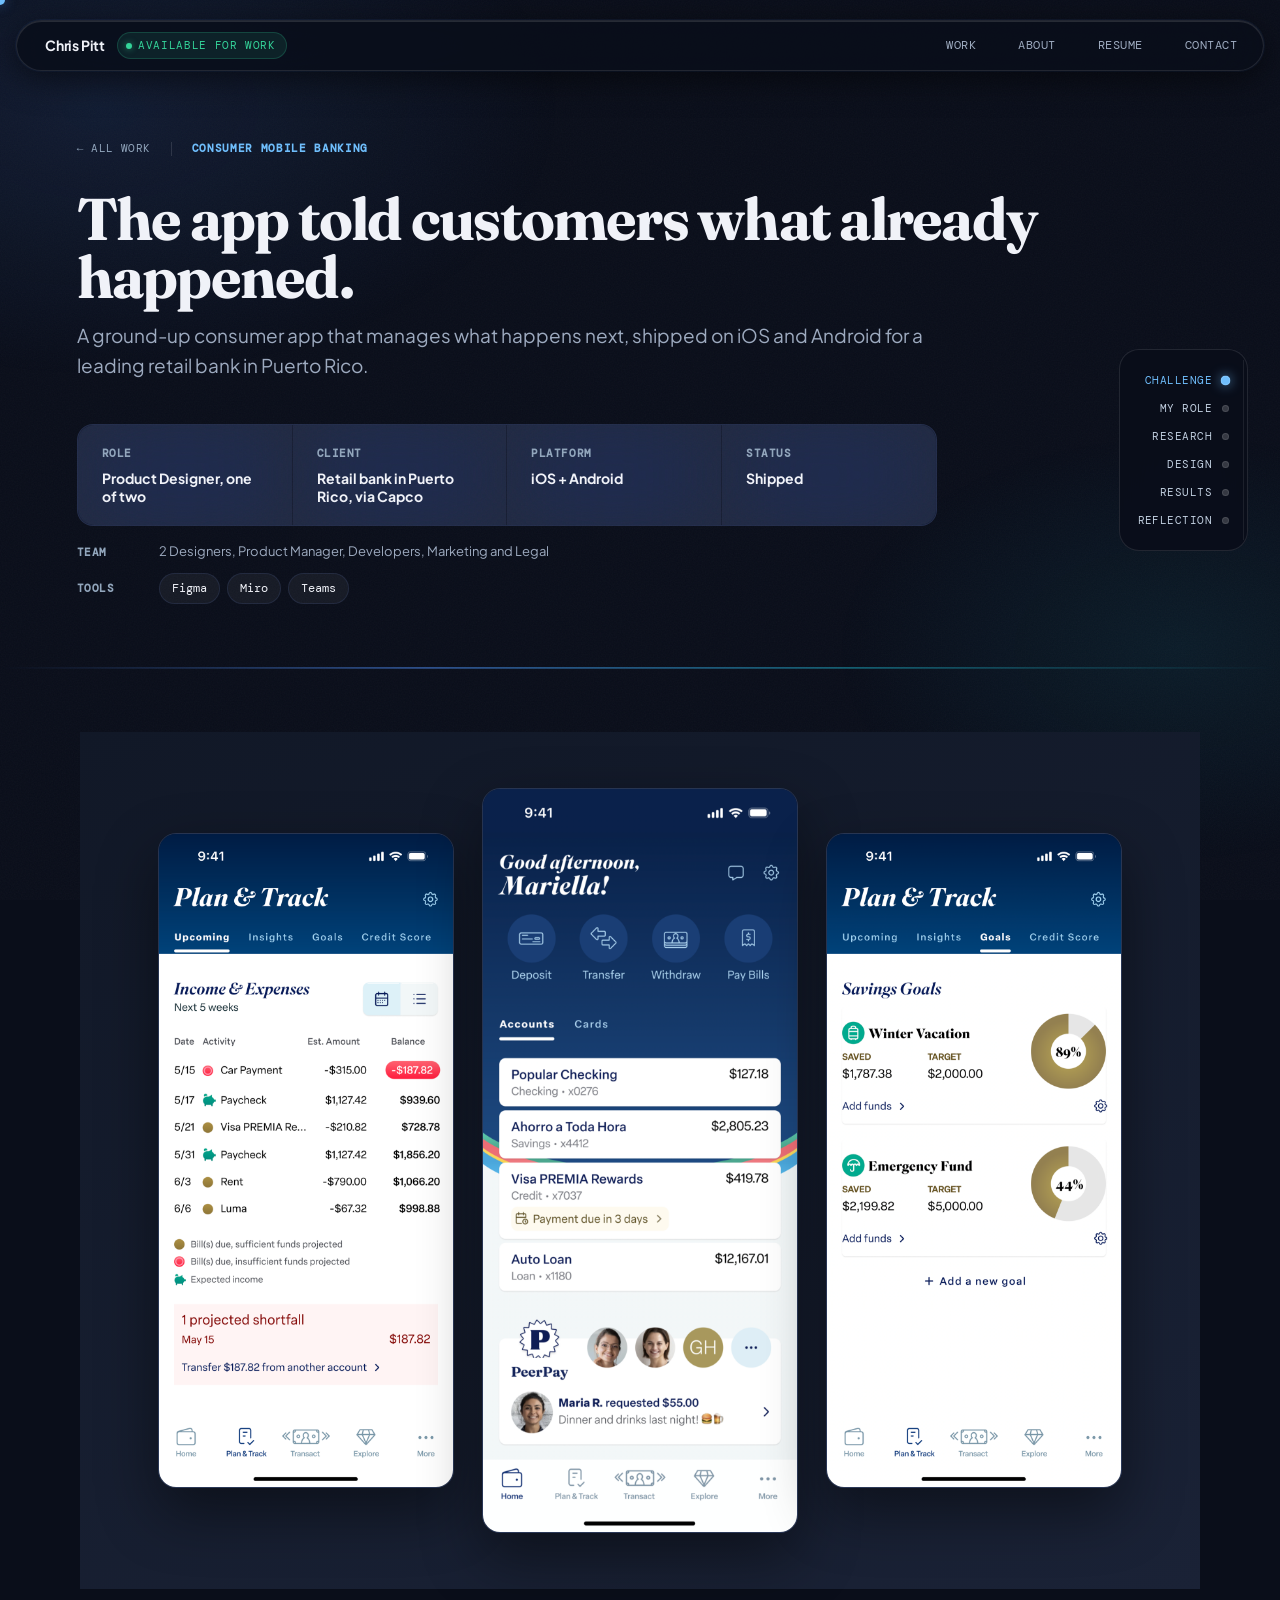
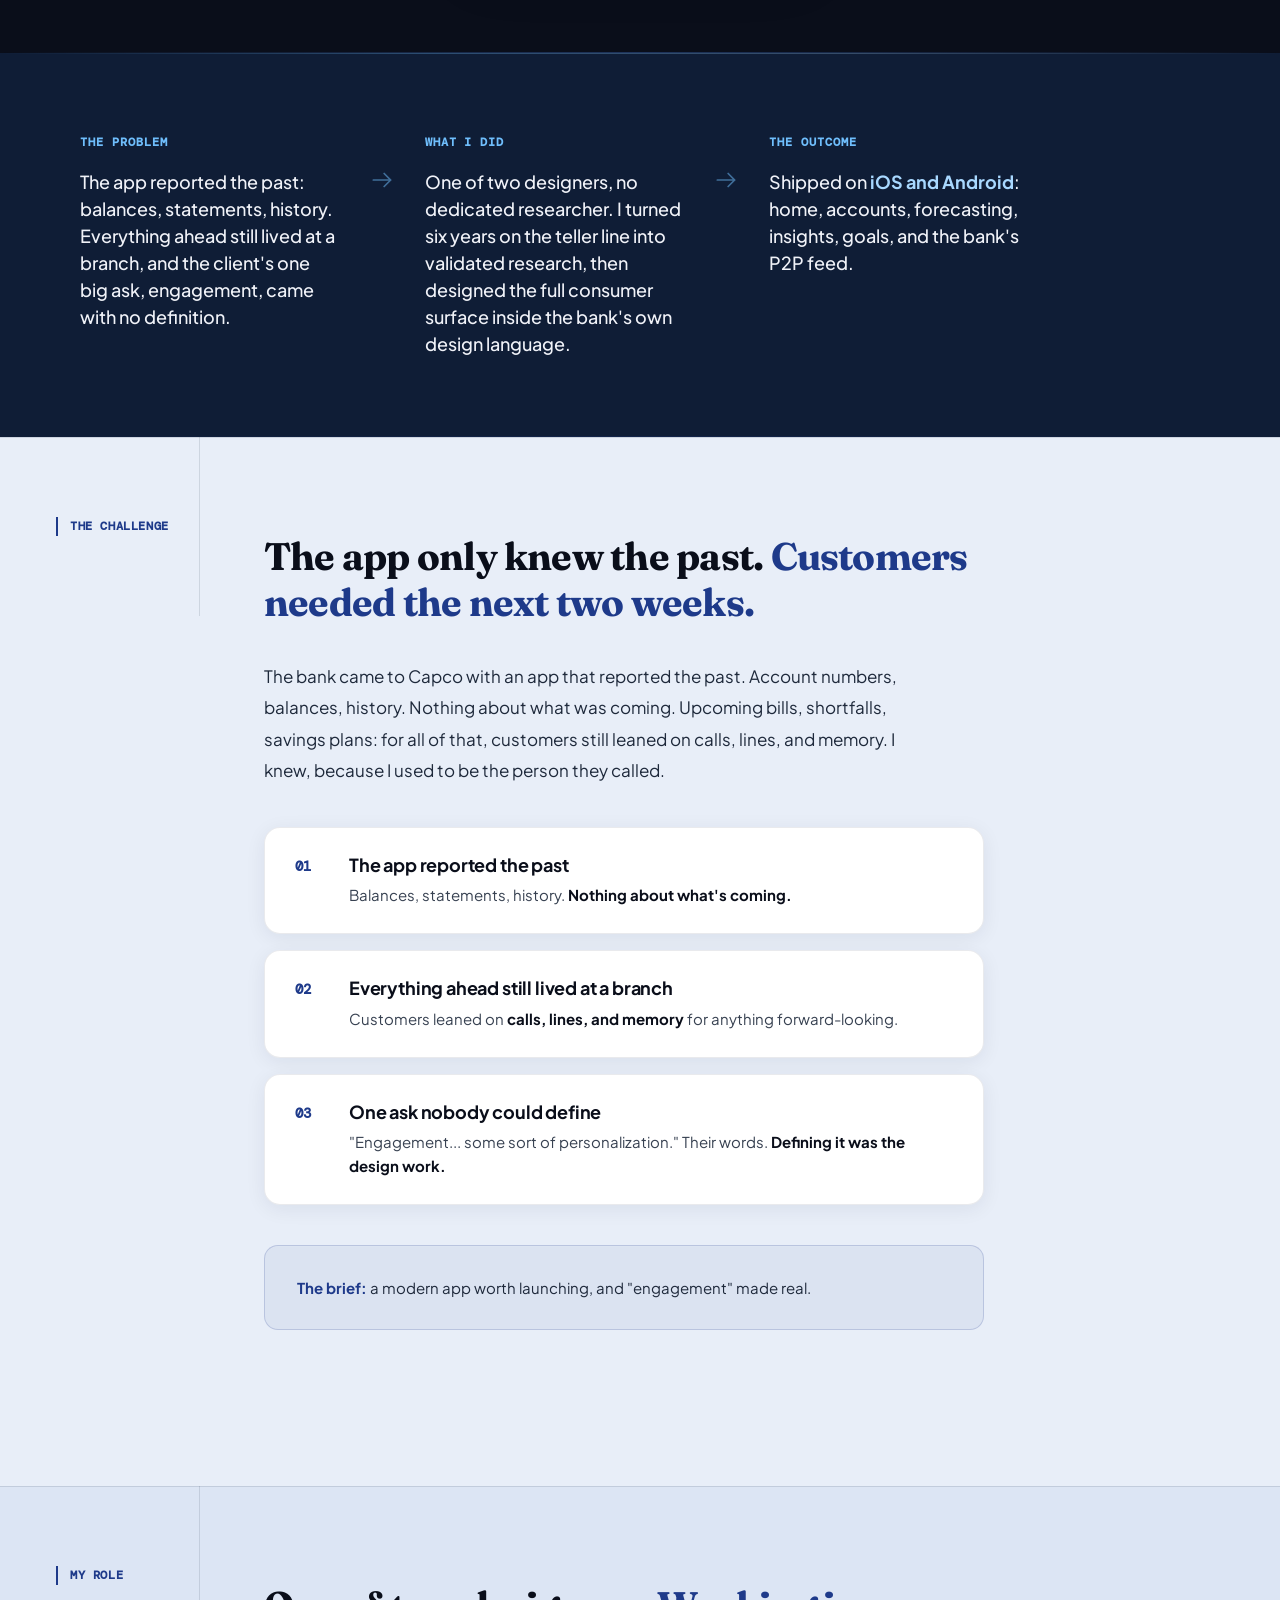
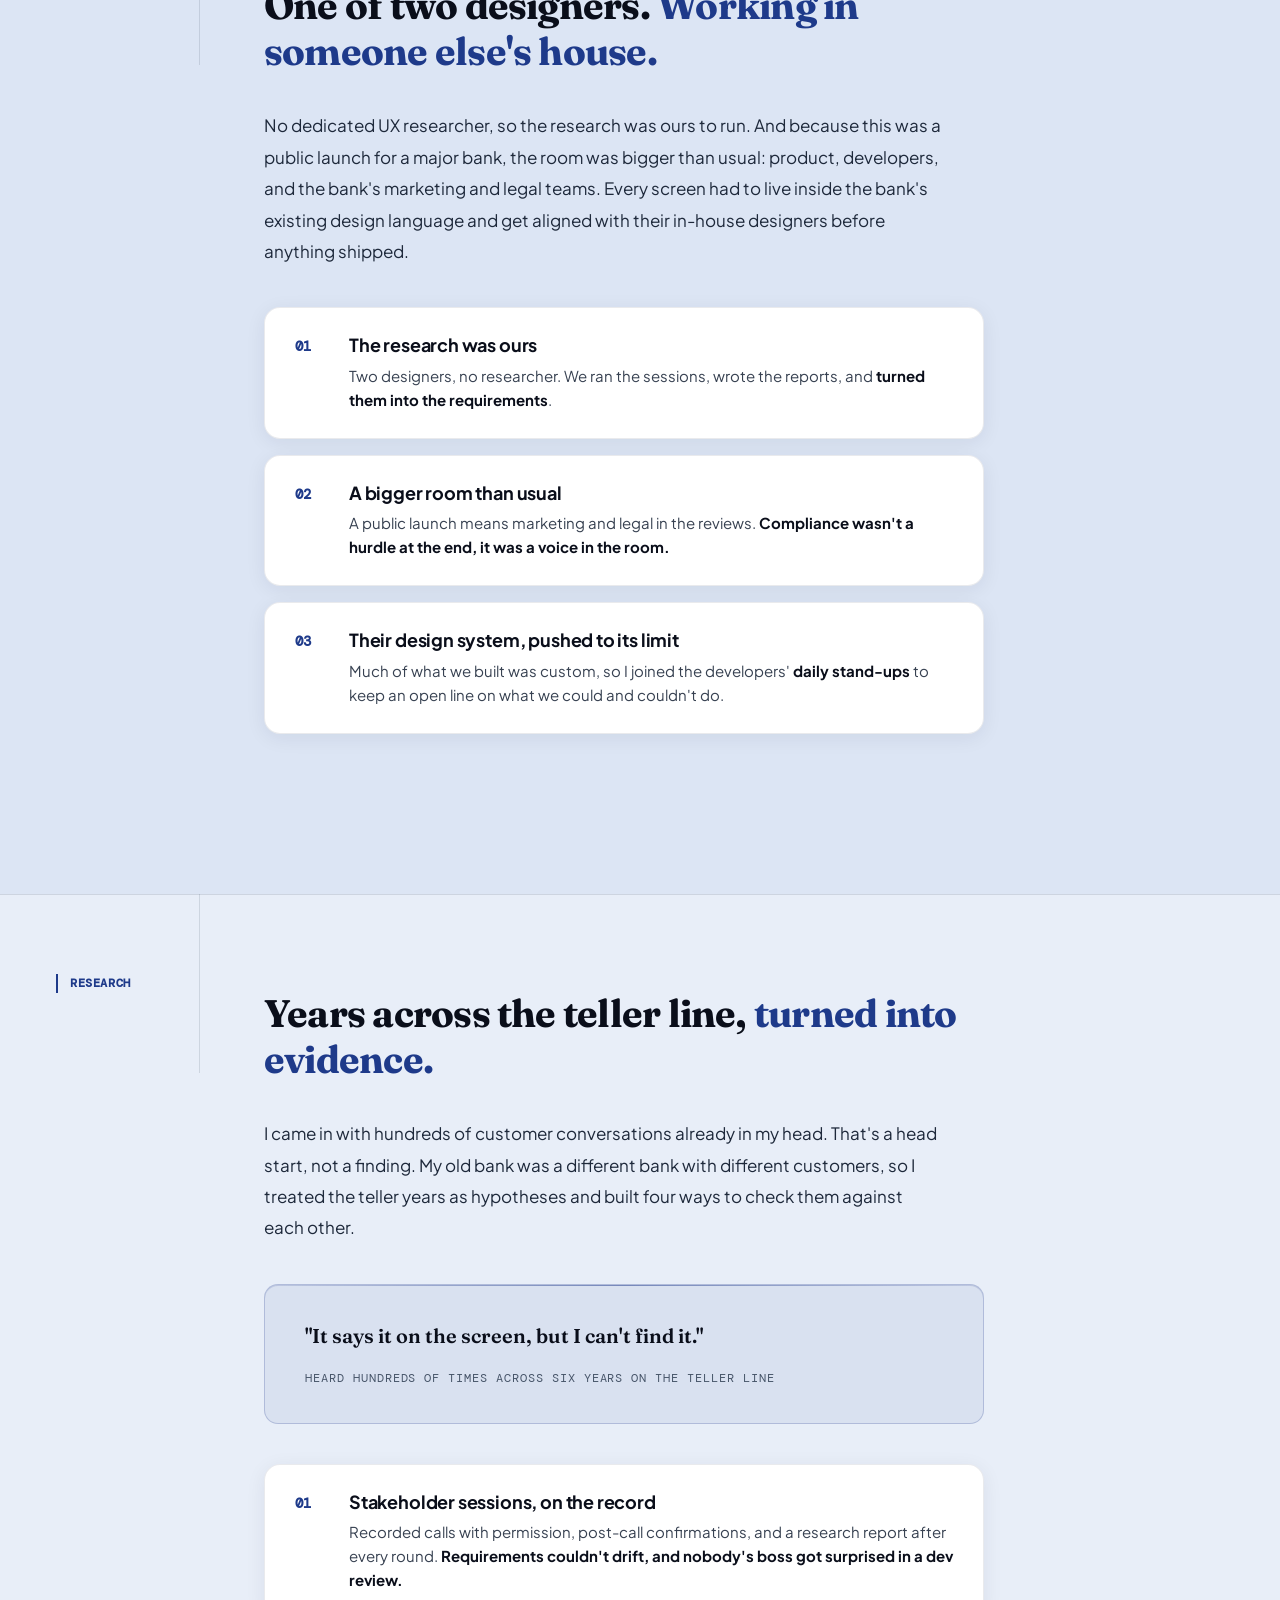
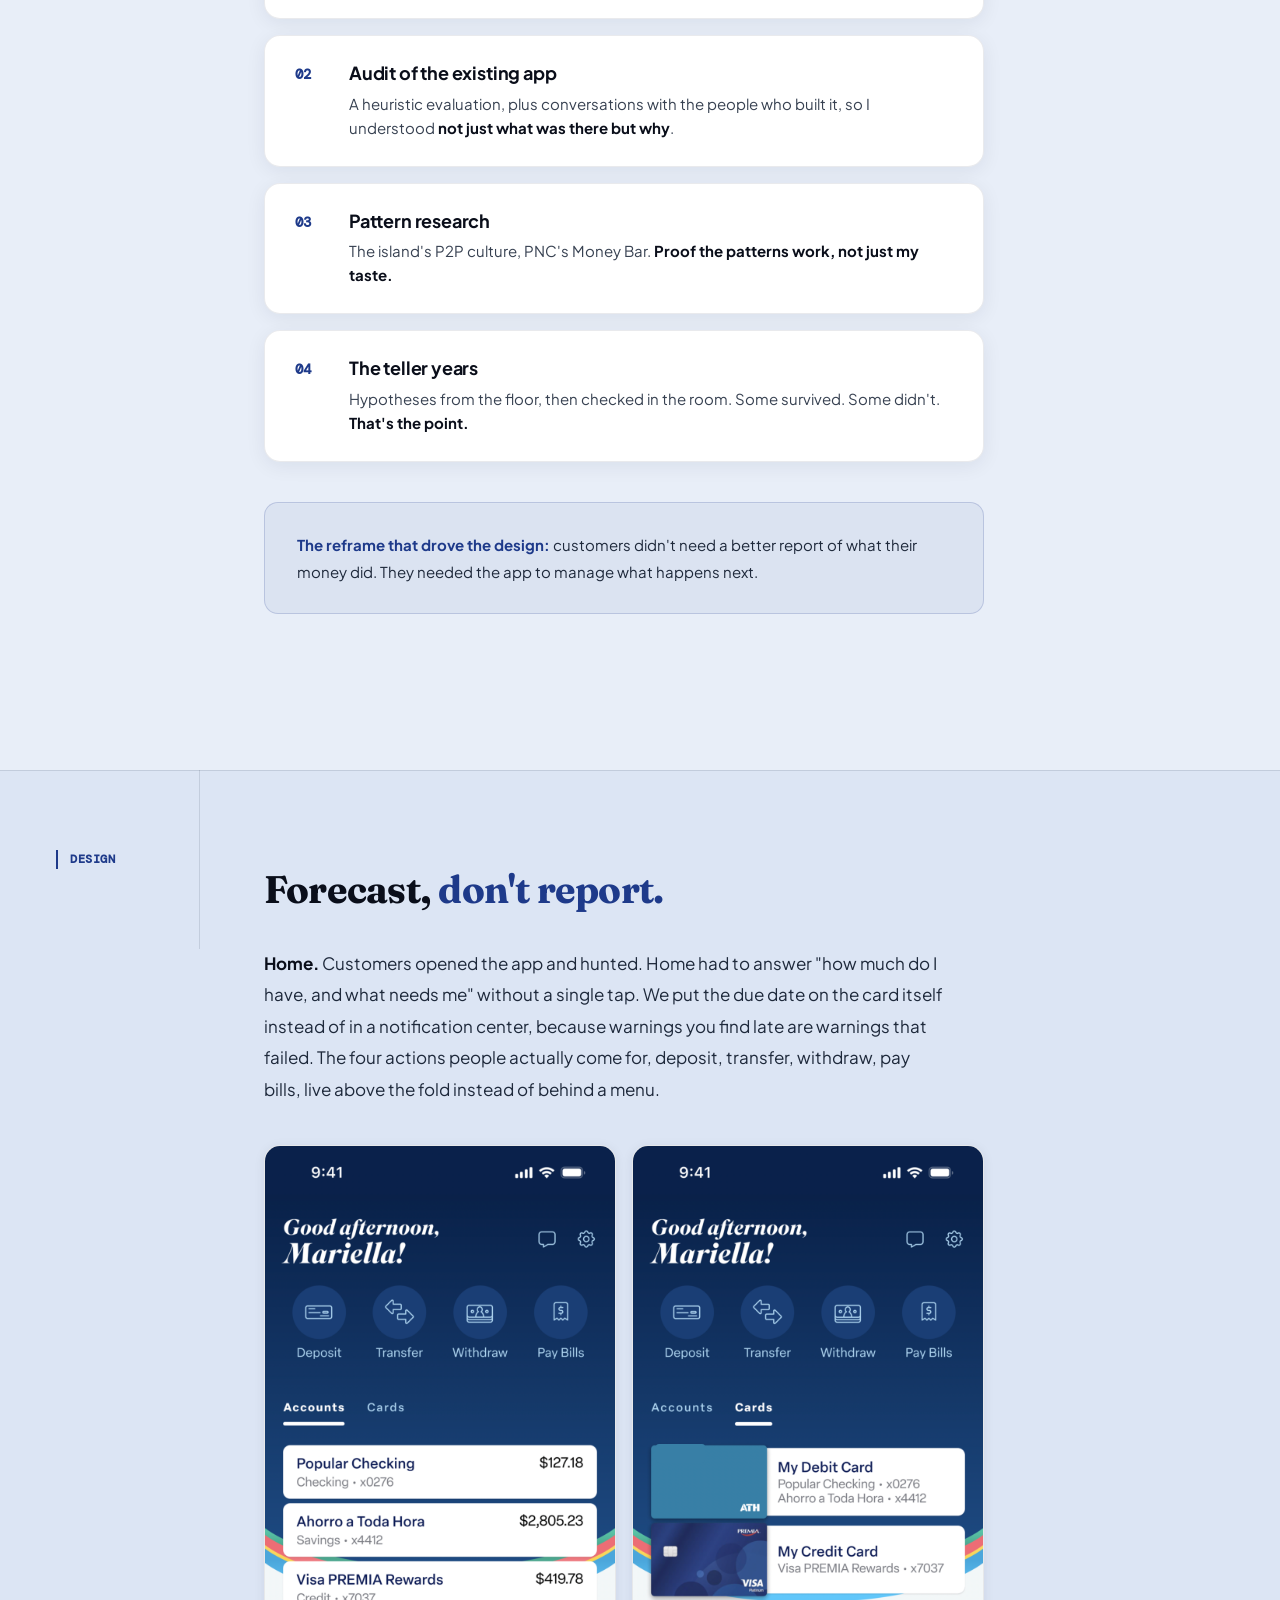
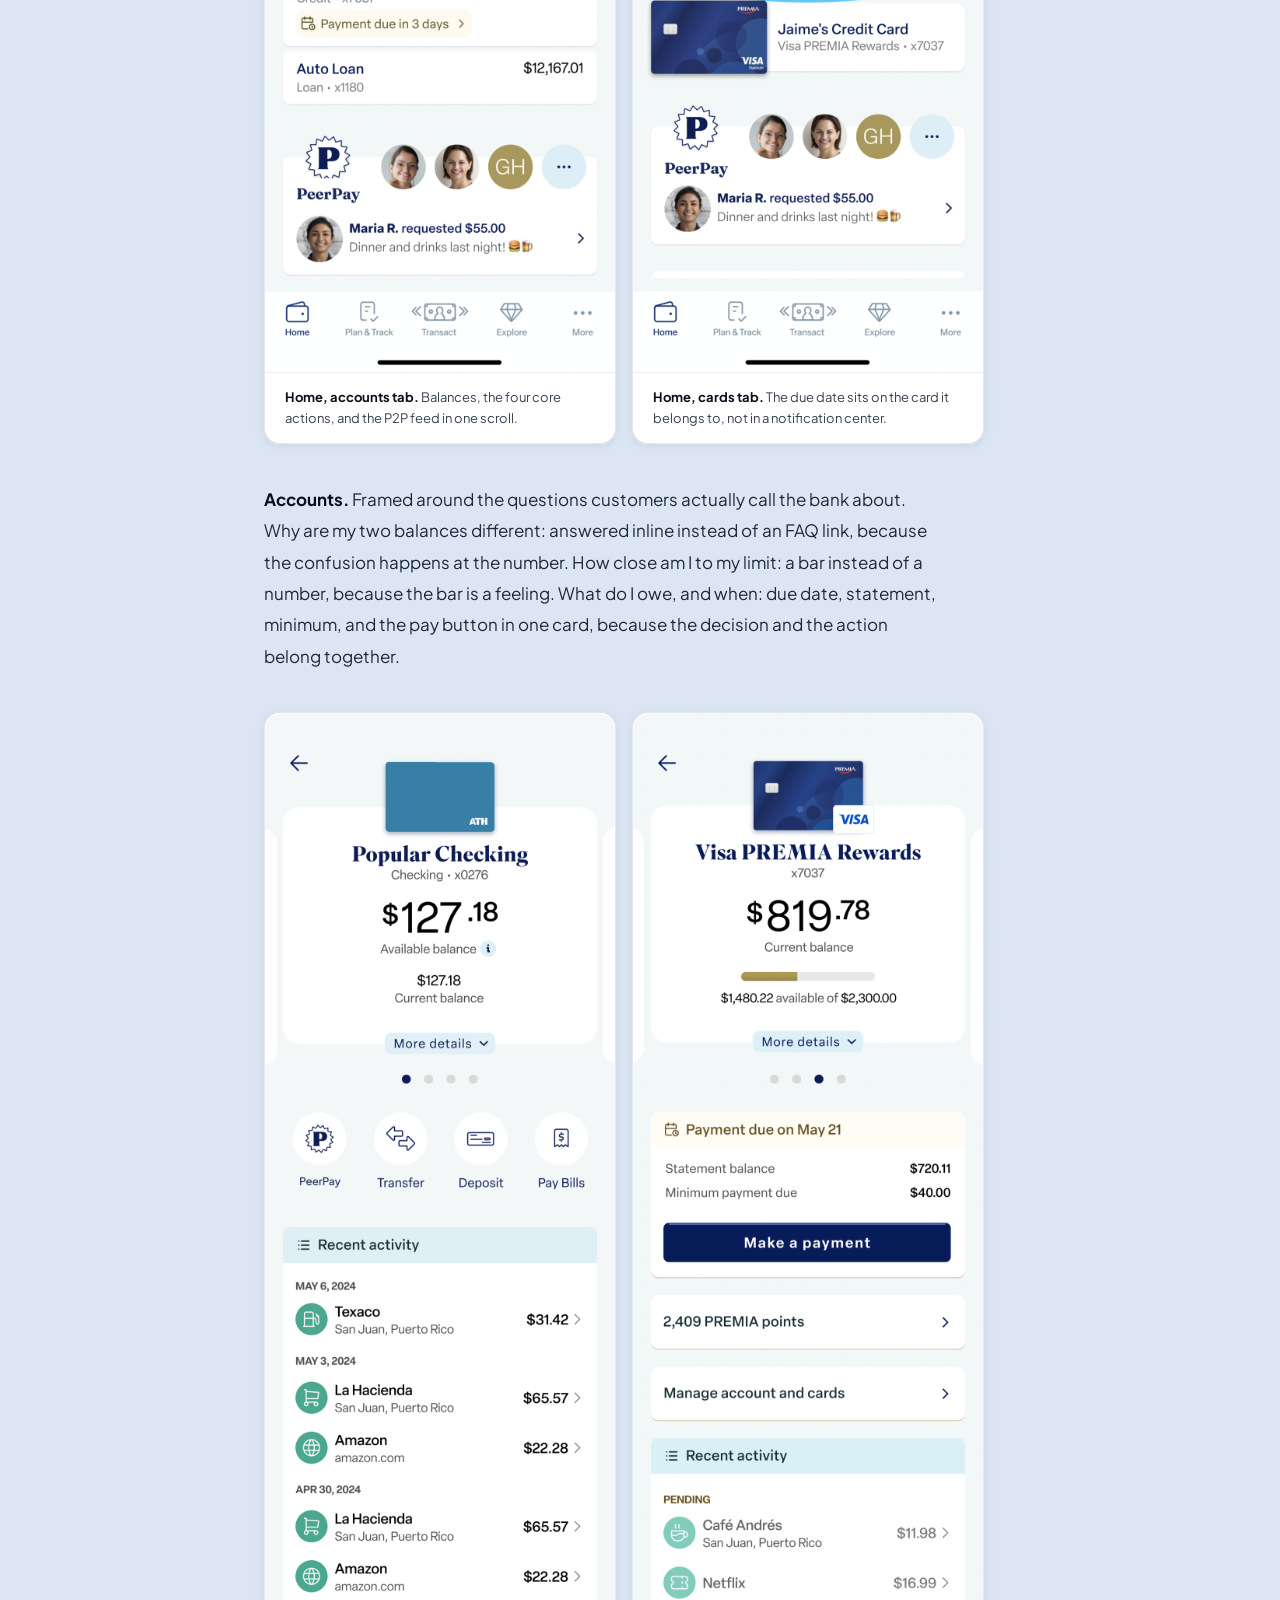
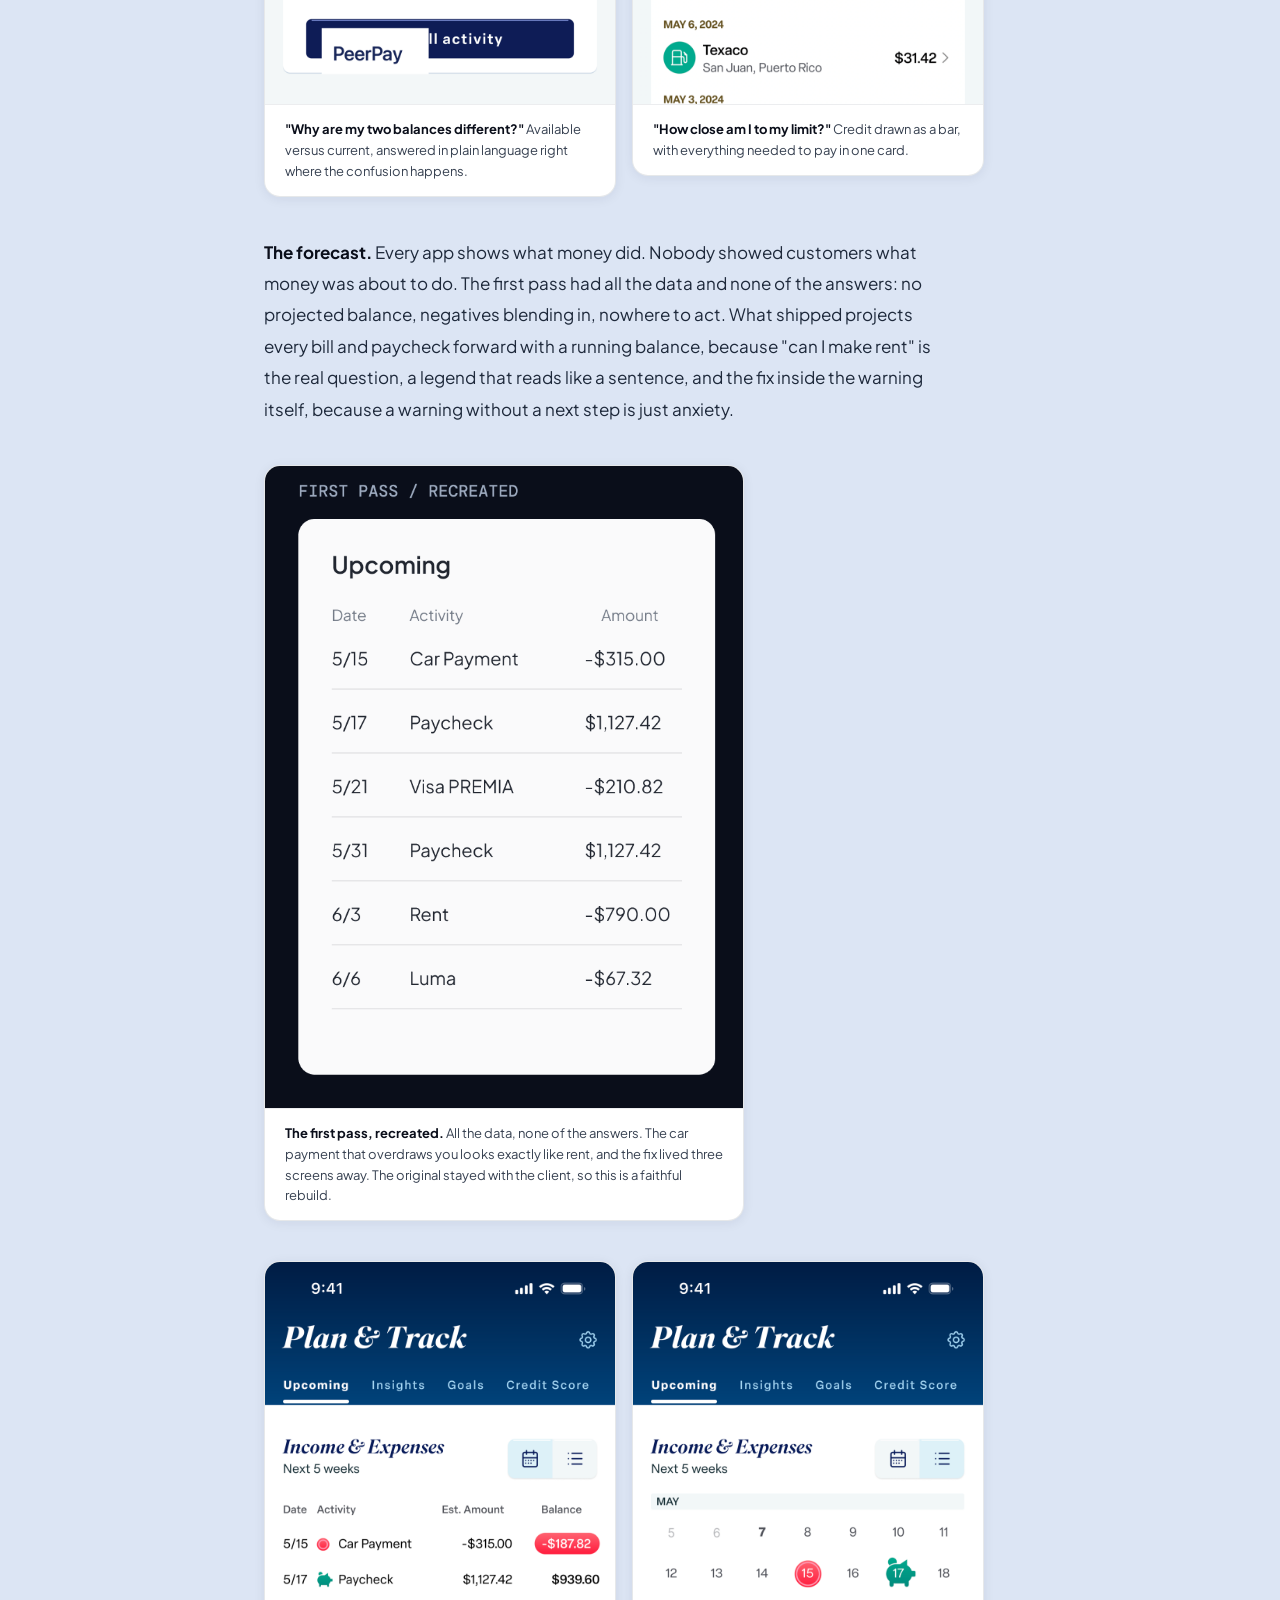
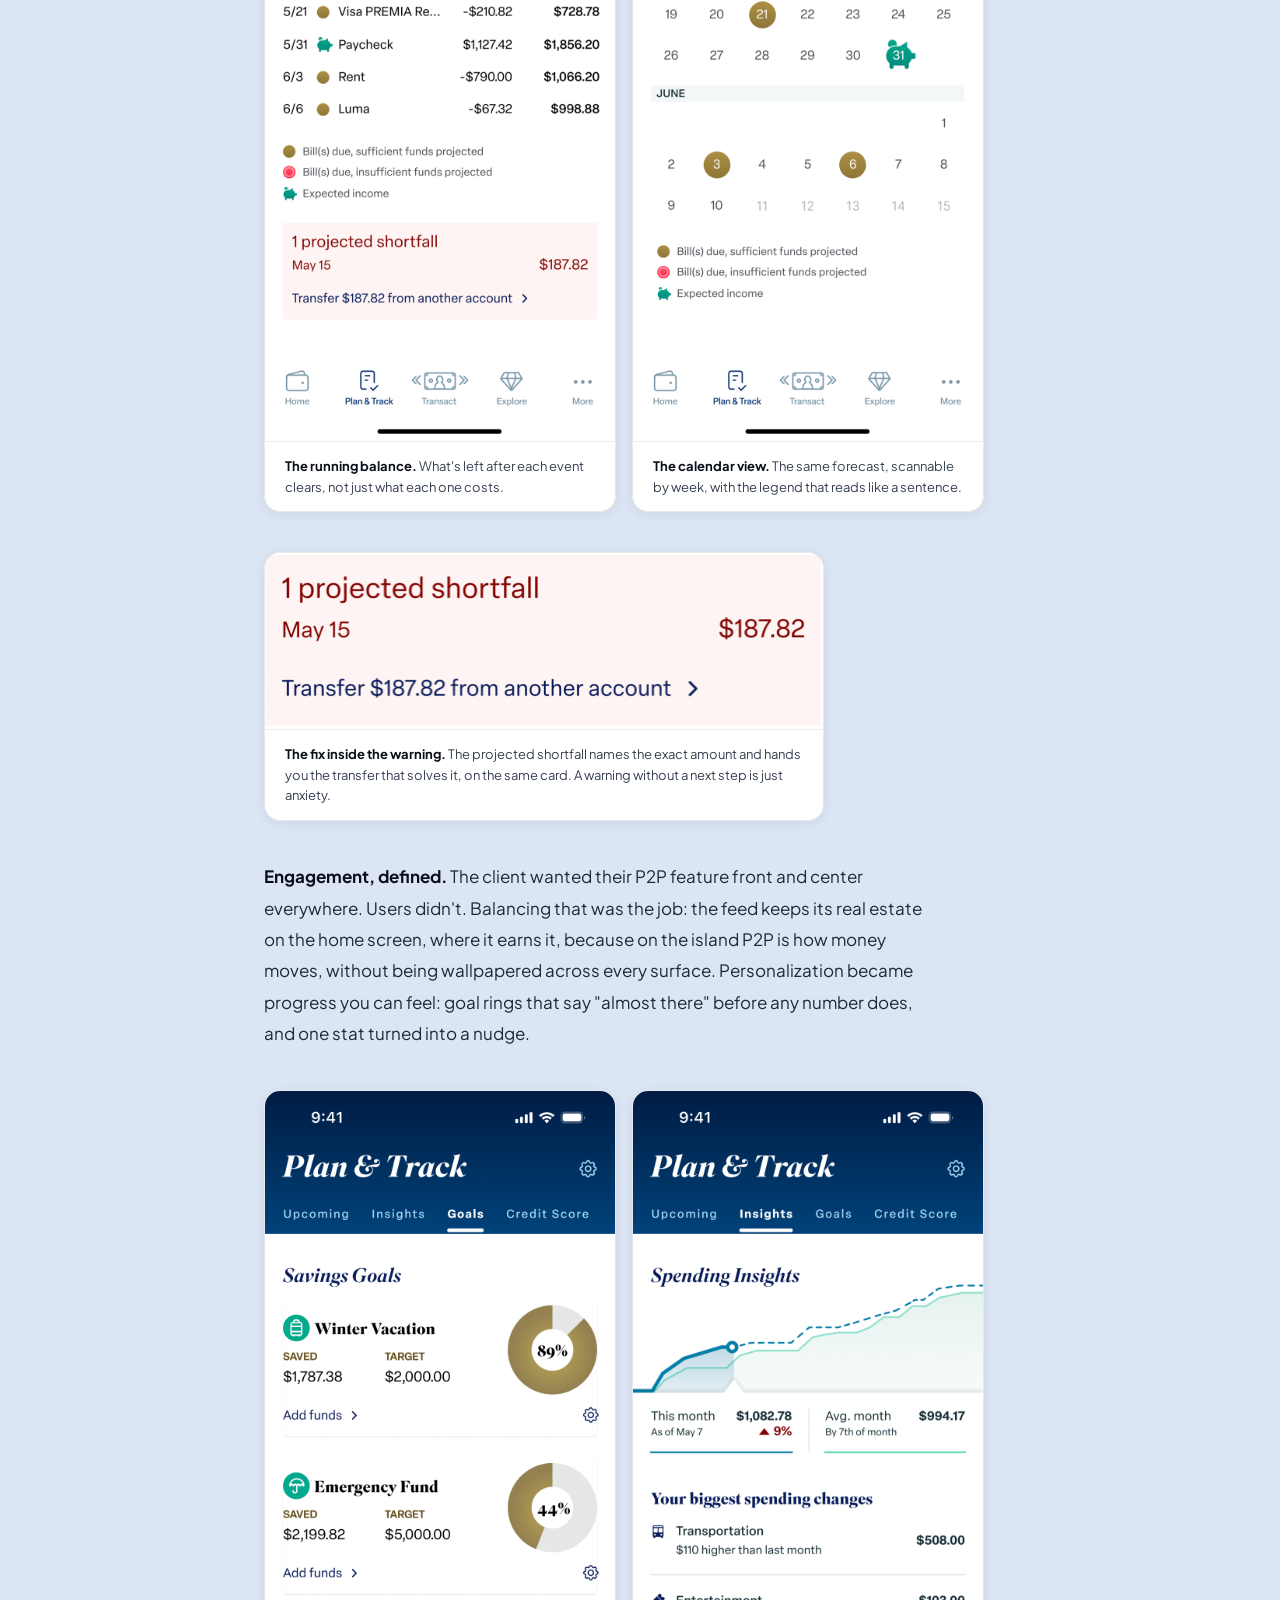
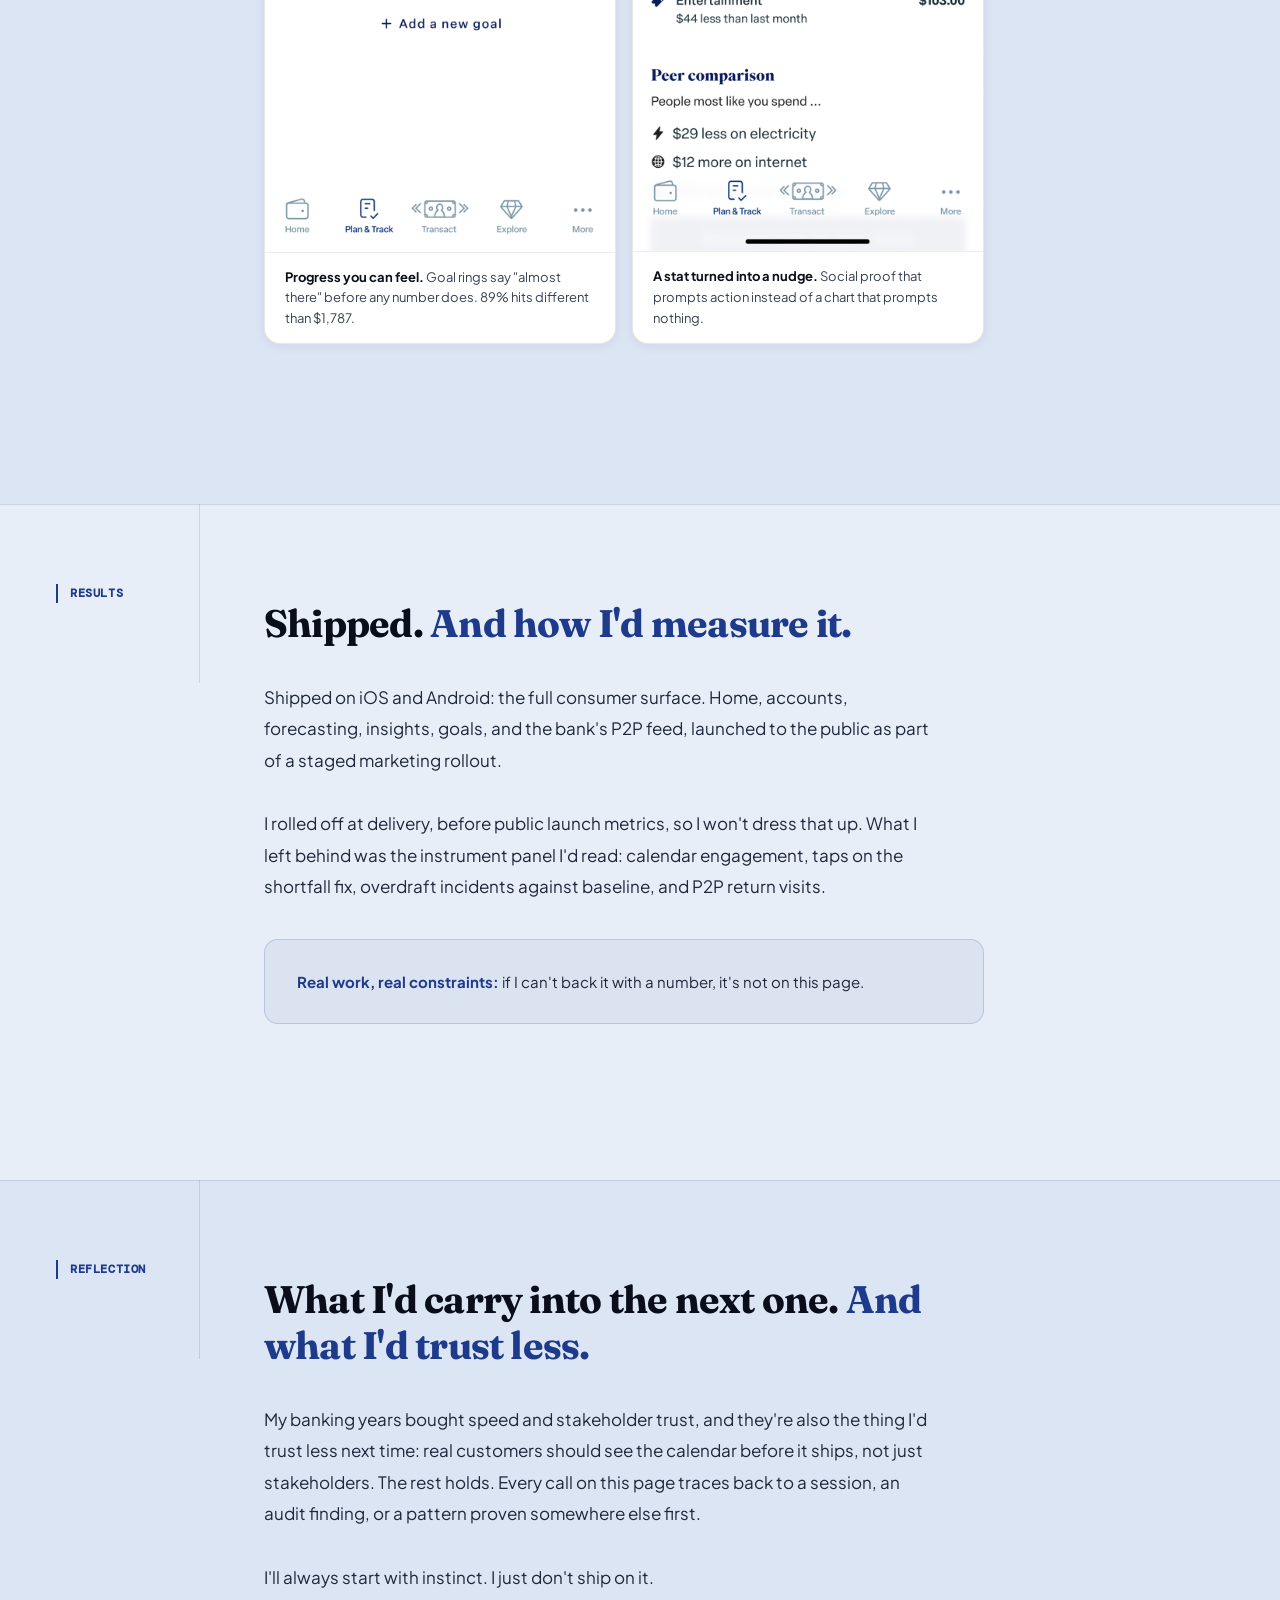
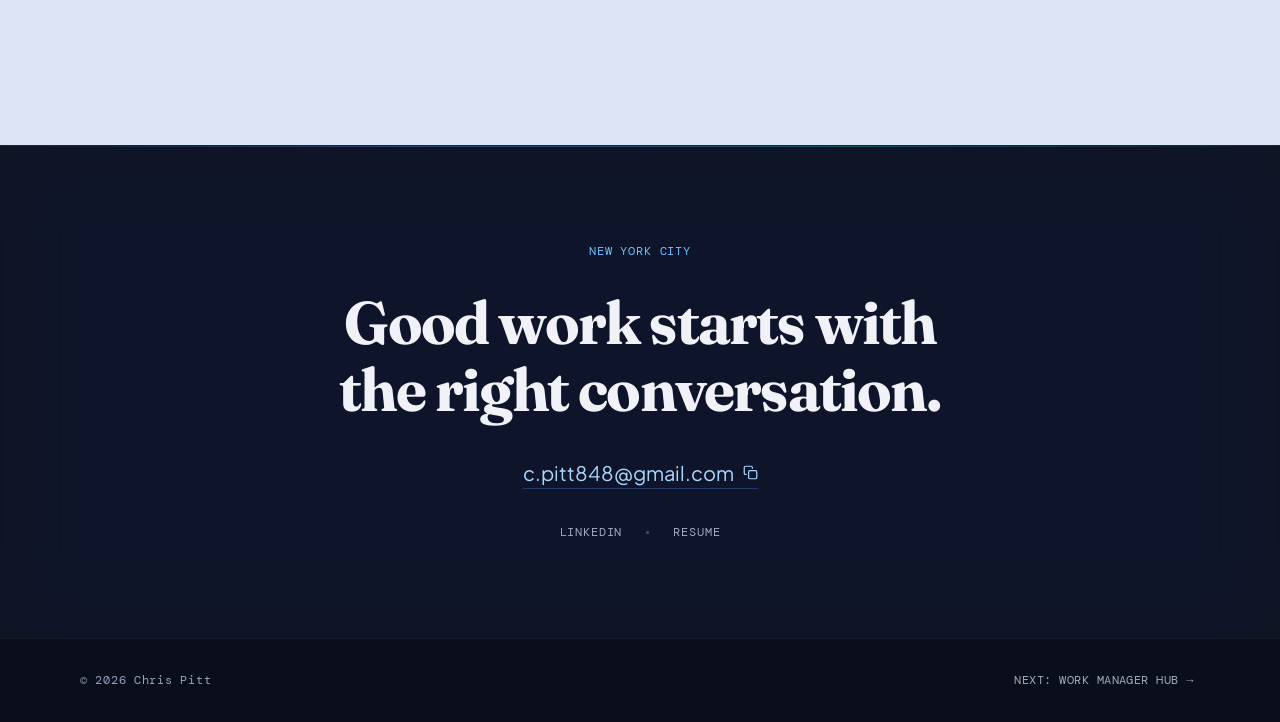
<file: banco-popular.html>
<!DOCTYPE html>
<html lang="en">
<head>
  <meta charset="UTF-8" />
  <meta name="viewport" content="width=device-width, initial-scale=1.0, viewport-fit=cover" />
  <title>Consumer Mobile Banking | Chris Pitt UX Designer</title>
  <meta name="description" content="Case study: designing a ground-up consumer mobile banking app for a leading retail bank in Puerto Rico. Forecasting, goals, and P2P, shipped on iOS and Android." />
  <link rel="preconnect" href="https://fonts.googleapis.com" />
  <link rel="preconnect" href="https://fonts.gstatic.com" crossorigin />
  <link href="https://fonts.googleapis.com/css2?family=Plus+Jakarta+Sans:wght@300;400;500;600;700;800&family=DM+Mono:wght@300;400;500&family=Fraunces:wght@400;500;600;700;800&display=swap" rel="stylesheet" />
  <link rel="stylesheet" href="gate.css" />

  <style>
    *, *::before, *::after { box-sizing: border-box; margin: 0; padding: 0; }
    html { scroll-behavior: smooth; }

    :root {
      --bg:         #0A0E1A;
      --bg-card:    #111827;
      --bg-card-2:  #1A2236;
      --border:     rgba(99,130,200,.15);
      --border-glow:rgba(99,130,200,.35);
      --text:       #F0F2F8;
      --muted:      #9DAABF;
      --subtle:     #92A6BC;
      --accent:     #6FBEFC;
      --accent-2:   #A8D8FF;
      --accent-glow:rgba(79,142,247,.2);
      --rust:       #C4622D;
      --green:      #34D399;
      --ease:       cubic-bezier(0.16, 1, 0.3, 1);
    }

    body {
      background: var(--bg);
      color: var(--text);
      font-family: 'Plus Jakarta Sans', sans-serif;
      font-size: 17px;
      line-height: 1.6;
      -webkit-font-smoothing: antialiased;
      overflow-x: hidden;
      cursor: none;
    }

    a { color: inherit; text-decoration: none; cursor: none; }
    ul { list-style: none; }
    button { font-family: inherit; cursor: none; border: none; background: none; }

    /* ── Scroll progress bar ── */
    #progress-bar {
      position: fixed; top: 0; left: 0; height: 2px; width: 0%;
      background: linear-gradient(90deg, var(--accent), #A8D8FF, rgba(34,211,238,.8));
      z-index: 9998;
      transition: width .1s linear;
      box-shadow: 0 0 8px rgba(111,190,252,.5);
    }

    /* ── Custom cursor ── */
    #cur {
      width: 10px; height: 10px; background: var(--accent); border-radius: 50%;
      position: fixed; top: 0; left: 0; pointer-events: none; z-index: 9999;
      transform: translate(-50%,-50%);
      transition: width .2s var(--ease), height .2s var(--ease), opacity .2s;
      box-shadow: 0 0 12px rgba(79,142,247,.5);
    }
    body.ch #cur { width: 36px; height: 36px; opacity: .6; }
    @media (hover: none), (pointer: coarse) {
      #cur { display: none !important; }
      body, a, button, .nav-link { cursor: auto !important; }
    }

    /* ── Section nav ── */
    .section-dots {
      position: fixed; right: 32px; top: 50%;
      transform: translateY(-50%);
      z-index: 50;
      display: flex; flex-direction: column; align-items: flex-end;
      gap: 0;
      padding: 16px 18px;
      background: rgba(10,14,26,.55);
      backdrop-filter: blur(24px) saturate(160%);
      -webkit-backdrop-filter: blur(24px) saturate(160%);
      border: 1px solid rgba(255,255,255,.07);
      border-radius: 20px;
    }
    .section-dots-track {
      position: absolute; right: 3px; top: 10px; bottom: 10px; width: 1px;
      background: rgba(255,255,255,.08);
    }
    .section-dots-fill {
      position: absolute; top: 0; left: 0; width: 100%;
      background: var(--accent);
      transition: height .3s var(--ease);
    }
    .section-dot {
      display: flex; align-items: center; gap: 10px;
      cursor: pointer; padding: 7px 0;
      position: relative;
      background: none; border: none; outline: none;
    }
    .section-dot-label {
      font-family: 'DM Mono', monospace; font-size: 11px;
      color: var(--subtle); letter-spacing: .04em; text-transform: uppercase;
      white-space: nowrap; text-align: right;
      transition: color .25s var(--ease);
      pointer-events: none;
    }
    .section-dot-pip {
      width: 7px; height: 7px; border-radius: 50%; flex-shrink: 0;
      background: rgba(255,255,255,.18);
      border: 1px solid rgba(255,255,255,.1);
      transition: background .25s var(--ease), box-shadow .25s var(--ease), transform .25s var(--ease);
      position: relative; z-index: 1;
    }
    .section-dot.active .section-dot-pip {
      background: var(--accent);
      box-shadow: 0 0 8px rgba(111,190,252,.7);
      transform: scale(1.4);
    }
    .section-dot.active .section-dot-label { color: var(--accent); }
    @media (hover: hover) and (pointer: fine) {
      .section-dot:hover .section-dot-label { color: var(--muted); }
      .section-dot:hover .section-dot-pip { background: rgba(255,255,255,.45); }
    }
    @media (max-width: 1024px) { .section-dots { display: none; } }

    /* ── Background ── */
    body::before {
      content: '';
      position: fixed;
      inset: 0;
      background:
        radial-gradient(ellipse 60% 50% at 8% 12%, rgba(79,142,247,.11) 0%, transparent 60%),
        radial-gradient(ellipse 45% 40% at 92% 72%, rgba(34,211,238,.07) 0%, transparent 60%);
      pointer-events: none;
      z-index: 0;
    }
    body::after {
      content: '';
      position: fixed;
      inset: 0;
      pointer-events: none;
      z-index: 0;
      opacity: 0.035;
      background-image: url("data:image/svg+xml,%3Csvg xmlns='http://www.w3.org/2000/svg' width='300' height='300'%3E%3Cfilter id='n'%3E%3CfeTurbulence type='fractalNoise' baseFrequency='0.75' numOctaves='4' stitchTiles='stitch'/%3E%3C/filter%3E%3Crect width='300' height='300' filter='url(%23n)'/%3E%3C/svg%3E");
      background-size: 300px 300px;
    }

    main, header, footer, a.next-project { position: relative; z-index: 1; }

    /* ── Floating Pill Nav ── */
    .site-header {
      position: fixed; top: calc(20px + env(safe-area-inset-top)); left: 50%;
      transform: translateX(-50%);
      z-index: 100; width: calc(100% - 32px - env(safe-area-inset-left) - env(safe-area-inset-right)); max-width: 1400px;
    }
    nav {
      display: flex; align-items: center; justify-content: space-between;
      padding: 6px 6px 6px 28px;
      background: rgba(15,20,40,.65);
      backdrop-filter: blur(40px) saturate(200%);
      -webkit-backdrop-filter: blur(40px) saturate(200%);
      border: 1px solid rgba(255,255,255,.12);
      border-radius: 100px;
      box-shadow: inset 0 1px 0 rgba(255,255,255,.12), 0 8px 32px rgba(0,0,0,.5), 0 0 0 1px rgba(79,142,247,.08);
    }
    .nav-logo { font-size: 14px; font-weight: 700; color: var(--text); letter-spacing: -.015em; }
    .nav-links { display: flex; align-items: center; gap: 2px; }
    .nav-link {
      font-family: 'DM Mono', monospace; font-size: 12px; color: var(--muted);
      letter-spacing: .04em; text-transform: uppercase;
      padding: 9px 20px; border-radius: 100px;
      transition: background .2s var(--ease), color .2s var(--ease); display: block;
    }
    @media (hover: hover) and (pointer: fine) {
      .nav-link:hover { background: rgba(255,255,255,.08); color: var(--text); }
    }
    .nav-link:active { transform: scale(0.97); }
    .hero-back:active { transform: scale(0.97); }

    /* ── Hero ── */
    .hero {
      min-height: 100vh; padding: 140px 80px 80px;
      display: flex; flex-direction: column; justify-content: flex-end;
      position: relative; overflow: hidden;
    }
    .hero::after {
      content: ''; position: absolute; bottom: 0; left: 0; right: 0; height: 1px;
      background: linear-gradient(90deg, transparent, rgba(79,142,247,.5), rgba(34,211,238,.4), transparent);
    }
    .hero-eyebrow {
      display: flex; align-items: center; gap: 20px; margin-bottom: 32px;
    }
    .hero-back {
      font-family: 'DM Mono', monospace; font-size: 11px; color: var(--subtle);
      letter-spacing: .04em; text-transform: uppercase;
      display: flex; align-items: center; gap: 8px;
      transition: color .2s;
    }
    .hero-back:hover { color: var(--accent); }
    .hero-back-sep { width: 1px; height: 14px; background: rgba(255,255,255,.12); }
    .hero-tag {
      font-family: 'DM Mono', monospace; font-size: 11px; color: var(--accent);
      letter-spacing: .06em; text-transform: uppercase; font-weight: 600;
    }
    .hero-h1 {
      font-family: 'Fraunces', serif;
      font-size: clamp(48px, 7vw, 96px); font-weight: 700;
      line-height: 1.0; letter-spacing: -.04em;
      margin-bottom: 48px; max-width: 900px;
    }
    .hero-meta-row {
      display: grid; grid-template-columns: repeat(4, 1fr);
      gap: 1px; border: 1px solid var(--border); border-radius: 16px;
      overflow: hidden; max-width: 860px; background: var(--border);
    }
    .hero-meta-item {
      background: rgba(255,255,255,.05);
      backdrop-filter: blur(48px) saturate(200%);
      -webkit-backdrop-filter: blur(48px) saturate(200%);
      padding: 20px 24px;
    }
    .hero-meta-item:first-child { border-radius: 16px 0 0 16px; }
    .hero-meta-item:last-child  { border-radius: 0 16px 16px 0; }
    .hero-meta-label {
      font-family: 'DM Mono', monospace; font-size: 11px; color: var(--subtle);
      letter-spacing: .05em; text-transform: uppercase; font-weight: 600;
      margin-bottom: 6px; display: block;
    }
    .hero-meta-value { font-size: 14px; font-weight: 700; line-height: 1.3; }

    /* Secondary meta tier: team / platform / tools */
    .hero-meta2 { max-width: 860px; margin-top: 16px; display: flex; flex-direction: column; gap: 11px; }
    .hero-meta2-row { display: flex; align-items: baseline; gap: 14px; flex-wrap: wrap; }
    .hero-meta2-k { font-family: 'DM Mono', monospace; font-size: 11px; color: var(--subtle); letter-spacing: .05em; text-transform: uppercase; font-weight: 600; min-width: 68px; flex-shrink: 0; }
    .hero-meta2-v { font-size: 13px; color: var(--muted); line-height: 1.45; }
    .hero-tools { display: flex; flex-wrap: wrap; gap: 7px; }
    .hero-tool { font-family: 'DM Mono', monospace; font-size: 12px; color: var(--text); background: rgba(255,255,255,.05); border: 1px solid var(--border); border-radius: 100px; padding: 5px 12px; }

    /* ── Hero image slot ── */
    /* To use a real image: replace .hero-img-placeholder with <img src="your-image.jpg" alt="..." class="hero-img"> */
    .hero-img-wrap {
      position: relative; z-index: 1;
      width: 100%; max-width: 1400px;
      margin: 0 auto;
      padding: 0 80px;
    }
    .hero-img {
      width: 100%; border-radius: 16px;
      display: block;
      box-shadow: 0 24px 80px rgba(0,0,0,.5);
    }
    .hero-img-placeholder {
      width: 100%; aspect-ratio: 16/7;
      border-radius: 16px; overflow: hidden;
      position: relative;
      box-shadow: 0 24px 80px rgba(0,0,0,.5);
      background: #0D1425;
      border: 1px solid rgba(255,255,255,.07);
    }
    .hero-img-section {
      padding: 64px 0 0;
      position: relative; z-index: 1;
    }
    .hero-img-section::before {
      content: ''; position: absolute; top: 0; left: 0; right: 0; height: 1px;
      background: linear-gradient(90deg, transparent, rgba(79,142,247,.4), rgba(34,211,238,.3), transparent);
    }
    .hero-img-section::after {
      content: ''; position: absolute; bottom: 0; left: 0; right: 0; height: 1px;
      background: linear-gradient(90deg, transparent, rgba(79,142,247,.3), transparent);
    }

    /* ── CSS Dashboard Mockup ── */
    .dash-mock {
      width: 100%; height: 100%;
      display: grid; grid-template-columns: 200px 1fr;
      font-family: 'DM Mono', monospace;
    }
    .dash-sidebar {
      background: rgba(255,255,255,.03);
      border-right: 1px solid rgba(255,255,255,.06);
      padding: 20px 0;
    }
    .dash-sidebar-item {
      padding: 8px 20px; font-size: 10px; color: rgba(255,255,255,.3);
      letter-spacing: .04em; display: flex; align-items: center; gap: 8px;
    }
    .dash-sidebar-item.active { color: var(--accent); background: rgba(111,190,252,.07); }
    .dash-sidebar-dot { width: 4px; height: 4px; border-radius: 50%; background: currentColor; flex-shrink: 0; }
    .dash-main { padding: 20px 24px; display: flex; flex-direction: column; gap: 14px; }
    .dash-topbar {
      display: flex; align-items: center; justify-content: space-between;
      padding-bottom: 14px; border-bottom: 1px solid rgba(255,255,255,.06);
    }
    .dash-title { font-size: 11px; font-weight: 600; color: var(--text); letter-spacing: -.01em; }
    .dash-chips { display: flex; gap: 6px; }
    .dash-chip {
      font-size: 9px; padding: 3px 8px; border-radius: 100px;
      border: 1px solid rgba(255,255,255,.1); color: var(--subtle);
    }
    .dash-chip.active { border-color: rgba(111,190,252,.3); color: var(--accent); background: rgba(111,190,252,.07); }
    .dash-stats { display: grid; grid-template-columns: repeat(3, 1fr); gap: 8px; }
    .dash-stat {
      background: rgba(255,255,255,.04); border: 1px solid rgba(255,255,255,.06);
      border-radius: 8px; padding: 10px 12px;
    }
    .dash-stat-num { font-size: 16px; font-weight: 700; color: var(--accent-2); }
    .dash-stat-label { font-size: 8px; color: var(--subtle); margin-top: 2px; }
    .dash-priority { background: rgba(255,255,255,.03); border: 1px solid rgba(255,255,255,.06); border-radius: 8px; padding: 12px; }
    .dash-priority-header { font-size: 9px; color: var(--subtle); letter-spacing: .06em; text-transform: uppercase; margin-bottom: 8px; }
    .dash-task { display: flex; align-items: center; gap: 8px; padding: 5px 0; border-bottom: 1px solid rgba(255,255,255,.04); }
    .dash-task:last-child { border-bottom: none; }
    .dash-task-dot { width: 5px; height: 5px; border-radius: 50%; flex-shrink: 0; }
    .dash-task-dot.high { background: #F87171; }
    .dash-task-dot.med  { background: #FBBF24; }
    .dash-task-dot.low  { background: var(--green); }
    .dash-task-text { font-size: 9px; color: var(--muted); flex: 1; }
    .dash-task-tag { font-size: 8px; color: var(--subtle); border: 1px solid rgba(255,255,255,.08); padding: 1px 5px; border-radius: 3px; }
    .dash-img-label {
      position: absolute; bottom: 16px; right: 20px;
      font-family: 'DM Mono', monospace; font-size: 9px; color: rgba(255,255,255,.2);
      letter-spacing: .08em; text-transform: uppercase;
    }

    /* ── TLDR ── */
    .tldr {
      padding: 80px;
      background: rgba(255,255,255,.05);
      backdrop-filter: blur(60px) saturate(200%);
      -webkit-backdrop-filter: blur(60px) saturate(200%);
      position: relative; overflow: hidden;
      box-shadow: inset 0 1px 0 rgba(255,255,255,.12);
    }
    .tldr::before {
      content: ''; position: absolute; top: 0; left: 0; right: 0; height: 1px;
      background: linear-gradient(90deg, transparent, rgba(79,142,247,.5), rgba(34,211,238,.4), transparent);
    }
    .tldr::after {
      content: ''; position: absolute; bottom: 0; left: 0; right: 0; height: 1px;
      background: linear-gradient(90deg, transparent, rgba(79,142,247,.4), transparent);
    }
    .tldr-text {
      font-family: 'Fraunces', serif;
      font-size: clamp(20px, 2.2vw, 28px); font-weight: 600;
      color: var(--text); line-height: 1.55; max-width: 860px;
    }
    .tldr-text .highlight { color: var(--accent-2); }
    /* TLDR as a Problem -> What I did -> Outcome arc */
    .tldr-arc { display: grid; grid-template-columns: 1fr auto 1fr auto 1fr; gap: 0 30px; align-items: start; max-width: 1120px; }
    .tldr-step .k { font-family: 'DM Mono', monospace; font-size: 12px; letter-spacing: .08em; text-transform: uppercase; color: var(--accent); font-weight: 600; margin-bottom: 16px; }
    .tldr-step .v { font-size: 18px; line-height: 1.5; color: var(--text); font-weight: 500; }
    .tldr-step.out .v .hl { color: var(--accent-2); font-weight: 700; }
    .tldr-arrow { align-self: start; margin-top: 34px; color: var(--accent); opacity: .5; }
    .tldr-arrow svg { width: 26px; height: 26px; display: block; }
    @media (max-width: 720px) {
      .tldr-arc { grid-template-columns: 1fr; gap: 0; max-width: 460px; }
      .tldr-arrow { justify-self: start; margin: 16px 0 16px 6px; transform: rotate(90deg); }
    }
    /* reserve the fixed section-dots lane (only visible >1024px) so the arc never runs under it */
    @media (min-width: 1025px) { .tldr-arc { margin-right: 172px; } }

    /* ── Two-column sections ── */
    .section {
      display: grid; grid-template-columns: 200px 1fr;
      align-items: start; position: relative;
    }
    .section::before {
      content: ''; position: absolute; top: 0; left: 0; right: 0; height: 1px;
      background: linear-gradient(90deg, transparent 0%, rgba(79,142,247,.5) 30%, rgba(34,211,238,.4) 60%, transparent 100%);
      pointer-events: none; z-index: 2;
    }
    .section-left {
      padding: 80px 0 80px 56px;
      border-right: 1px solid var(--border);
      position: sticky; top: 80px; align-self: start;
    }
    .section-label {
      font-family: 'DM Mono', monospace; font-size: 12px; color: var(--accent);
      letter-spacing: .05em; text-transform: uppercase;
      font-weight: 600; display: block;
      border-left: 2px solid var(--accent); padding-left: 12px;
    }
    .section-right { padding: 96px 80px 120px 64px; }

    /* ── Section color alternating ── */
    #research, #results { background: #E8EEF8; }

    /* ── Typography ── */
    .section-h {
      font-family: 'Fraunces', serif;
      font-size: clamp(26px, 3vw, 40px); font-weight: 700;
      line-height: 1.2; letter-spacing: -.02em;
      margin-bottom: 36px; max-width: 720px;
    }
    .section-h .accent { color: var(--accent-2); }
    .body-text {
      font-size: 17px; color: #C8D4E6; line-height: 1.85;
      margin-bottom: 32px; max-width: 680px;
    }
    .body-text strong { color: var(--text); font-weight: 700; }

    /* ── Cards ── */
    .card-list { margin: 40px 0; max-width: 720px; }
    .card-item {
      background: rgba(255,255,255,.06);
      backdrop-filter: blur(40px) saturate(180%);
      -webkit-backdrop-filter: blur(40px) saturate(180%);
      border: 1px solid rgba(255,255,255,.08);
      border-radius: 16px; padding: 26px 30px; margin-bottom: 16px;
      display: grid; grid-template-columns: 34px 1fr;
      gap: 20px; align-items: start;
      box-shadow: inset 0 1px 0 rgba(255,255,255,.06), 0 4px 16px rgba(0,0,0,.2);
      transition: border-color .3s var(--ease), box-shadow .3s var(--ease), transform .3s var(--ease);
    }
    @media (max-width: 600px) {
      .card-item { grid-template-columns: 1fr; gap: 8px; padding: 24px 22px; }
      .card-num { padding-top: 0 !important; }
    }
    @media (hover: hover) and (pointer: fine) {
      .card-item:hover {
        border-color: rgba(79,142,247,.4);
        box-shadow: inset 0 1px 0 rgba(255,255,255,.1), 0 0 0 1px rgba(79,142,247,.2), 0 8px 40px rgba(79,142,247,.15);
        transform: translateY(-3px) scale(1.005);
      }
    }
    .card-item:active { transform: scale(0.98); }
    .card-num { font-family: 'DM Mono', monospace; font-size: 14px; font-weight: 600; color: var(--accent); line-height: 1.5; padding-top: 2px; }
    .card-icon { color: var(--accent); display: flex; padding-top: 1px; }
    .card-icon svg { width: 26px; height: 26px; }
    .card-content h3 { font-size: 18px; font-weight: 700; letter-spacing: -.01em; color: var(--text); margin-bottom: 7px; line-height: 1.25; }
    .card-content p { font-size: 15px; color: #B8C6DC; line-height: 1.6; }
    .card-content p strong { color: var(--text); }
    /* Numbered list: reusable 2-col grid, big number anchor (Challenge, Plan, Research, Design) */
    .cs-grid { display: grid; grid-template-columns: 1fr 1fr; gap: 38px 48px; max-width: 720px; margin: 44px 0 0; }
    .cs-cell { position: relative; }
    .cs-cell::before { content: ''; position: absolute; left: -22px; top: 4px; bottom: 4px; width: 2px; background: var(--accent); opacity: .2; }
    .cs-num { font-family: 'Plus Jakarta Sans', sans-serif; font-size: 32px; font-weight: 800; letter-spacing: -.02em; color: var(--accent); line-height: 1; margin-bottom: 10px; }
    .cs-icon { color: var(--accent); display: flex; margin-bottom: 12px; }
    .cs-icon svg { width: 28px; height: 28px; }
    .cs-cell h3 { font-size: 18px; font-weight: 700; color: var(--text); margin-bottom: 6px; letter-spacing: -.01em; }
    .cs-cell p { font-size: 15px; line-height: 1.55; color: #B8C6DC; }
    .cs-cell p strong { color: var(--text); font-weight: 700; }
    @media (max-width: 680px) { .cs-grid { grid-template-columns: 1fr; gap: 28px; } }

    /* ── My Role — 2-up icon cards (vertical), distinct from Plan's horizontal cards ── */
    .role-grid { display: grid; grid-template-columns: 1fr 1fr; gap: 16px; max-width: 720px; margin: 44px 0 0; }
    .role-card { background: rgba(255,255,255,.06); border: 1px solid rgba(255,255,255,.08); border-radius: 16px; padding: 26px; box-shadow: inset 0 1px 0 rgba(255,255,255,.06), 0 4px 16px rgba(0,0,0,.2); }
    .role-icon { color: var(--accent); display: flex; margin-bottom: 14px; }
    .role-icon svg { width: 26px; height: 26px; }
    .role-card h3 { font-size: 18px; font-weight: 700; color: var(--text); margin-bottom: 6px; letter-spacing: -.01em; }
    .role-card p { font-size: 15px; line-height: 1.55; color: #B8C6DC; }
    .role-card p strong { color: var(--text); }
    @media (max-width: 600px) { .role-grid { grid-template-columns: 1fr; } }

    /* ── CSS Artifact Mockups ── */
    .artifact {
      border-radius: 16px; margin: 40px 0; overflow: hidden;
      max-width: 720px; position: relative;
      box-shadow: 0 8px 40px rgba(0,0,0,.3);
      border: 1px solid rgba(255,255,255,.07);
    }
    .artifact-inner { position: relative; background: #0D1425; }
    .artifact-caption {
      padding: 14px 20px; border-top: 1px solid rgba(255,255,255,.06);
      font-size: 13px; color: var(--muted); line-height: 1.6;
      background: rgba(255,255,255,.02);
    }
    .artifact-caption strong { color: var(--text); }

    /* Swimlane diagram */
    .swimlane { padding: 24px; display: flex; flex-direction: column; gap: 0; }
    .swimlane-row {
      display: grid; grid-template-columns: 72px 1fr;
      align-items: center; gap: 12px;
      padding: 8px 0; border-bottom: 1px solid rgba(255,255,255,.04);
    }
    .swimlane-row:last-child { border-bottom: none; }
    .swimlane-team { font-family: 'DM Mono', monospace; font-size: 11px; color: var(--subtle); letter-spacing: .04em; text-transform: uppercase; }
    .swimlane-track { display: flex; gap: 4px; align-items: center; height: 24px; }
    .swim-block {
      height: 20px; border-radius: 4px; flex-shrink: 0;
      display: flex; align-items: center; padding: 0 8px;
      font-family: 'DM Mono', monospace; font-size: 8px; color: rgba(255,255,255,.7);
      white-space: nowrap; overflow: hidden;
    }
    .swim-gap { width: 8px; flex-shrink: 0; }

    /* Wireframe mockup */
    .wireframe { padding: 20px; background: #0A0E1A; }
    .wf-bar { height: 10px; border-radius: 3px; background: rgba(255,255,255,.06); margin-bottom: 8px; }
    .wf-grid { display: grid; grid-template-columns: 1fr 1fr 1fr; gap: 8px; margin-bottom: 8px; }
    .wf-block { height: 40px; border-radius: 4px; background: rgba(255,255,255,.04); border: 1px solid rgba(255,255,255,.06); }
    .wf-list { display: flex; flex-direction: column; gap: 6px; }
    .wf-row { height: 14px; border-radius: 3px; background: rgba(255,255,255,.05); }
    .wf-row.short { width: 60%; }
    .wf-row.med   { width: 80%; }

    /* ── Image Placeholders ── */
    .img-placeholder {
      background: rgba(255,255,255,.03);
      border: 1px solid rgba(255,255,255,.07);
      border-radius: 16px; margin: 40px 0; overflow: hidden;
      max-width: 720px;
      box-shadow: inset 0 1px 0 rgba(255,255,255,.06), 0 8px 32px rgba(0,0,0,.2);
    }
    .img-placeholder-inner {
      aspect-ratio: 16/9;
      display: flex; align-items: center; justify-content: center;
      flex-direction: column; gap: 14px;
    }
    .img-icon {
      width: 52px; height: 52px;
      border: 1.5px dashed var(--subtle);
      border-radius: 12px;
      display: flex; align-items: center; justify-content: center;
      color: var(--subtle);
    }
    .img-placeholder-label {
      font-family: 'DM Mono', monospace; font-size: 12px;
      color: var(--subtle); letter-spacing: .08em; text-transform: uppercase;
    }
    .img-caption {
      padding: 14px 20px; border-top: 1px solid var(--border);
      font-size: 13px; color: var(--muted); line-height: 1.6;
    }
    .img-caption strong { color: var(--text); }

    /* ── Pull Quote ── */
    .pull-quote {
      background: rgba(79,142,247,.08);
      backdrop-filter: blur(48px) saturate(200%);
      -webkit-backdrop-filter: blur(48px) saturate(200%);
      border: 1px solid rgba(79,142,247,.2); border-radius: 14px;
      padding: 36px 40px; margin: 40px 0; max-width: 720px;
      position: relative; overflow: hidden;
      box-shadow: inset 0 1px 0 rgba(255,255,255,.1), 0 8px 32px rgba(0,0,0,.2);
    }
    .pull-quote::before {
      content: ''; position: absolute; top: 0; left: 0; right: 0; height: 1px;
      background: linear-gradient(90deg, transparent, rgba(255,255,255,.2), var(--accent-2), rgba(255,255,255,.2), transparent);
    }
    .pull-quote p {
      font-family: 'Fraunces', serif;
      font-size: 20px; font-weight: 600; line-height: 1.5; color: var(--text);
    }

    /* ── Key Insight ── */
    .key-insight {
      background: rgba(79,142,247,.05);
      border: 1px solid rgba(79,142,247,.15); border-radius: 14px;
      padding: 28px 32px; margin: 36px 0; max-width: 720px;
      box-shadow: inset 0 1px 0 rgba(255,255,255,.06);
    }
    .key-insight p { font-size: 15px; color: var(--text); line-height: 1.8; }
    .key-insight strong { color: var(--accent-2); font-weight: 700; }

    /* ── Dashboard module grid ── */
    .module-grid { display: grid; grid-template-columns: 1fr 1fr; gap: 20px; margin: 40px 0; max-width: 960px; align-items: start; }
    .module { margin: 0; background: rgba(255,255,255,.03); border: 1px solid rgba(255,255,255,.07); border-radius: 14px; overflow: hidden; box-shadow: inset 0 1px 0 rgba(255,255,255,.06), 0 4px 16px rgba(0,0,0,.2); }
    .module img { width: 100%; display: block; background: #fff; }
    .module figcaption { padding: 14px 16px; font-size: 13px; line-height: 1.55; color: var(--muted); }
    .module figcaption strong { color: var(--text); }
    @media (max-width: 1300px) { .module-grid { grid-template-columns: 1fr; max-width: 470px; } }

    /* ── Dashboard + feature cards, side by side ── */
    .dash-feature { display: grid; grid-template-columns: 0.82fr 1fr; gap: 20px; max-width: 720px; margin: 40px 0; align-items: start; }
    .dash-feature .img-placeholder { margin: 0; }
    .dash-feature-cards { display: flex; flex-direction: column; gap: 12px; }
    .dash-feature-cards .card-item { margin-bottom: 0; padding: 18px 20px; }
    @media (max-width: 720px) { .dash-feature { grid-template-columns: 1fr; } }

    /* ── Side-by-side image pair ── */
    .img-duo { display: grid; grid-template-columns: 1fr 1fr; gap: 16px; margin: 40px 0; max-width: 720px; align-items: start; }
    .img-duo .img-placeholder { margin: 0; }
    .img-duo.wide { max-width: none; }
    /* before/after: same-height images so the two cards match */
    .ds-ba { align-items: stretch; }
    .ds-ba .img-placeholder { display: flex; flex-direction: column; }
    .ds-ba .img-placeholder img { aspect-ratio: 3 / 2; object-fit: cover; object-position: top center; }
    .ds-ba .img-caption { flex: 1; }

    /* ── Option A: annotated detail crop ── */
    .hub-detail { margin: 20px 0 40px; max-width: 560px; }
    .hub-detail-img { position: relative; border-radius: 12px; overflow: hidden; box-shadow: 0 8px 32px rgba(15,29,54,.12); border: 1px solid rgba(15,29,54,.08); }
    .hub-detail-img img { width: 100%; display: block; }
    .hub-detail .anno { position: absolute; transform: translateY(-50%); display: flex; align-items: center; gap: 8px; pointer-events: none; }
    .hub-detail .anno-dot { width: 20px; height: 20px; border-radius: 50%; background: var(--accent); color: #06101f; font-family: 'DM Mono', monospace; font-size: 11px; font-weight: 700; display: flex; align-items: center; justify-content: center; box-shadow: 0 2px 8px rgba(0,0,0,.35); flex-shrink: 0; }
    .hub-detail .anno-label { background: rgba(10,14,26,.92); color: #fff; font-size: 11.5px; font-weight: 600; padding: 4px 10px; border-radius: 6px; white-space: nowrap; box-shadow: 0 2px 8px rgba(0,0,0,.25); }
    .hub-detail-cap { font-size: 13px; line-height: 1.6; color: var(--muted); padding-top: 12px; }
    .hub-detail-cap strong { color: var(--text); }

    /* ── Live "Items Near Cutoff" module (recreated to match the real widget) ── */
    .section .module.live-module { border-color: #D5DBE3; }
    .live-module .lm { display: flex; flex-direction: column; padding: 16px 18px; aspect-ratio: 559 / 254; }
    .lm-head { display: flex; justify-content: space-between; align-items: center; margin-bottom: 16px; }
    .lm-title { font-size: 13px; font-weight: 600; color: #475467; }
    .lm-menu { color: #98A2B3; font-size: 16px; line-height: 1; }
    .lm-body { display: flex; align-items: center; gap: 18px; flex: 1; }
    .lm-left { display: flex; flex-direction: column; align-items: center; gap: 12px; flex-shrink: 0; }
    .lm-num { font-size: 42px; font-weight: 600; color: #4E9A51; line-height: 1; letter-spacing: -.01em; }
    .lm-btn { display: inline-block; font-size: 11px; font-weight: 500; color: #475467; border: 1px solid #D0D5DD; border-radius: 4px; padding: 5px 11px; }
    .lm-ring { position: relative; width: 106px; height: 106px; flex-shrink: 0; }
    .lm-ring svg { width: 106px; height: 106px; display: block; }
    .lm-track { fill: none; stroke: #EAECF0; stroke-width: 5; }
    .lm-prog { fill: none; stroke: #4E9A51; stroke-width: 5; stroke-linecap: round; stroke-dasharray: 314.16; stroke-dashoffset: 31; transform: rotate(-90deg); transform-origin: 60px 60px; }
    .lm-ring-center { position: absolute; inset: 0; display: flex; flex-direction: column; align-items: center; justify-content: center; }
    .lm-ring-label { font-size: 8px; color: #667085; letter-spacing: .01em; }
    .lm-ring-time { font-family: 'Plus Jakarta Sans', sans-serif; font-size: 15px; font-weight: 600; color: #344054; font-variant-numeric: tabular-nums; letter-spacing: -.01em; margin-top: 3px; }
    .lm-break { flex: 1; min-width: 0; }
    .lm-break-title { font-size: 10px; color: #98A2B3; letter-spacing: .02em; margin-bottom: 10px; }
    .lm-break-grid { display: grid; grid-template-columns: 1fr; gap: 9px; font-size: 11px; color: #475467; line-height: 1.2; }
    .lm-break-grid span { display: flex; gap: 7px; white-space: nowrap; }
    .lm-break-grid b { color: #101828; font-weight: 700; flex-shrink: 0; min-width: 14px; }
    @media (prefers-reduced-motion: no-preference) {
      .live-module .lm-prog { stroke-dashoffset: 314.16; transition: stroke-dashoffset 1.3s cubic-bezier(0.16, 1, 0.3, 1); }
      .live-module.on .lm-prog { stroke-dashoffset: 31; }
    }
    @media (max-width: 600px) { .img-duo { grid-template-columns: 1fr; } }

    /* ── Pull-quote attribution ── */
    .pull-quote .pull-quote-cite { font-family: 'DM Mono', monospace; font-size: 12px; font-weight: 400; letter-spacing: .08em; text-transform: uppercase; color: var(--subtle); margin-top: 18px; }

    /* ── Results — borderless stat row ── */
    .results-grid { display: grid; grid-template-columns: repeat(4, 1fr); border-top: 1px solid rgba(255,255,255,.12); border-bottom: 1px solid rgba(255,255,255,.12); margin-top: 48px; max-width: 760px; }
    .result-card { padding: 26px 22px; position: relative; }
    .result-card + .result-card::before { content: ''; position: absolute; left: 0; top: 24px; bottom: 24px; width: 1px; background: rgba(255,255,255,.12); }
    .result-value { font-family: 'Plus Jakarta Sans', sans-serif; font-weight: 800; font-size: 44px; letter-spacing: -.03em; color: var(--accent-2); line-height: 1; margin-bottom: 12px; }
    .result-label { font-size: 13px; color: var(--muted); line-height: 1.4; }

    footer {
      padding: 20px 80px; background: var(--bg);
      border-top: 1px solid rgba(255,255,255,.06);
      display: flex; align-items: center; justify-content: space-between; gap: 16px;
      color: var(--subtle);
      font-family: 'DM Mono', monospace; font-size: 12px; letter-spacing: .06em;
      position: relative; z-index: 1;
    }
    .f-copy { white-space: nowrap; }
    .f-next { color: var(--muted); letter-spacing: .04em; text-transform: uppercase; transition: color .2s var(--ease); white-space: nowrap; padding: 12px 6px; display: inline-block; }
    .f-next:hover { color: var(--accent); }

    /* ── Reveal ── */
    .reveal { opacity: 0; transform: translateY(16px); transition: opacity .5s var(--ease), transform .5s var(--ease); }
    .reveal.on { opacity: 1; transform: translateY(0); }
    .reveal.d1 { transition-delay: 0.06s; }
    .reveal.d2 { transition-delay: 0.12s; }
    .reveal.d3 { transition-delay: 0.18s; }
    .reveal.d4 { transition-delay: 0.24s; }

    @media (prefers-reduced-motion: reduce) {
      .bg-orb, .particle { animation: none; }
      .reveal { transition: opacity .3s; transform: none !important; }
    }

    /* ── Mobile hamburger ── */
    .hamburger { display: none; flex-direction: column; justify-content: center; align-items: center; width: 44px; height: 44px; gap: 5px; background: rgba(255,255,255,.06); border: 1px solid rgba(255,255,255,.1); border-radius: 100px; cursor: pointer; transition: background .2s; }
    .hamburger:hover { background: rgba(255,255,255,.1); }
    .hamburger span { display: block; width: 16px; height: 1.5px; background: var(--text); border-radius: 2px; transition: transform .25s var(--ease), opacity .25s; }
    .hamburger.open span:nth-child(1) { transform: translateY(6.5px) rotate(45deg); }
    .hamburger.open span:nth-child(2) { opacity: 0; transform: scaleX(0); }
    .hamburger.open span:nth-child(3) { transform: translateY(-6.5px) rotate(-45deg); }
    .nav-drawer { display: none; position: fixed; top: calc(74px + env(safe-area-inset-top)); right: calc(16px + env(safe-area-inset-right)); z-index: 199; flex-direction: column; min-width: 190px; padding: 8px; background: rgba(15,20,40,.92); backdrop-filter: blur(40px) saturate(180%); -webkit-backdrop-filter: blur(40px) saturate(180%); border: 1px solid rgba(255,255,255,.12); border-radius: 18px; box-shadow: 0 16px 44px rgba(0,0,0,.5), inset 0 1px 0 rgba(255,255,255,.1); opacity: 0; pointer-events: none; transform: translateY(-8px) scale(0.97); transform-origin: top right; transition: opacity .2s var(--ease), transform .2s var(--ease); }
    .nav-drawer.open { opacity: 1; pointer-events: all; transform: translateY(0) scale(1); }
    .nav-drawer a { font-family: 'Plus Jakarta Sans', sans-serif; font-size: 15px; font-weight: 600; color: var(--text); letter-spacing: -.01em; text-align: left; padding: 13px 18px; border-radius: 12px; transition: background .15s var(--ease); }
    .nav-drawer a:active { background: rgba(255,255,255,.09); }
    @media (pointer: coarse) { .nav-link { min-height: 44px; display: flex; align-items: center; } }
    @media (max-width: 600px) {
      nav { padding: 6px 6px 6px 20px; }
      .nav-links { display: none; }
      .hamburger { display: flex; }
      .nav-drawer { display: flex; }
    }

    /* ── Responsive ── */
    @media (max-width: 1024px) {
      .section { grid-template-columns: 1fr; }
      .section-left { position: relative; top: auto; padding: 40px 48px 0; border-right: none; }
      .section-right { padding: 48px; }
      .hero { padding: 120px 48px 60px; }
      .tldr { padding: 60px 48px; }
      .hero-img-wrap { padding: 0 48px; }
      .results-grid { grid-template-columns: 1fr 1fr; }
      .result-card:nth-child(3)::before { display: none; }
      .next-project { padding: 80px 48px; flex-direction: column; align-items: flex-start; gap: 40px; }
    }
    @media (max-width: 640px) {
      .hero { padding: 100px 24px 48px; }
      .tldr { padding: 48px 24px; }
      .section-right { padding: 40px 24px; }
      .section-left { padding: 32px 24px 0; }
      /* mobile: primary meta becomes a stacked label/value list, no box */
      .hero-meta-row { display: block; background: none; border: none; border-top: 1px solid rgba(255,255,255,.09); border-radius: 0; max-width: none; }
      .hero-meta-item { background: none; backdrop-filter: none; -webkit-backdrop-filter: none; padding: 12px 0; border-bottom: 1px solid rgba(255,255,255,.09); border-radius: 0 !important; }
      .hero-meta-value { font-size: 15px; }
      /* secondary tier: same stacked list, muted, bigger gap before it */
      .hero-meta2 { margin-top: 0; gap: 0; }
      .hero-meta2-row { display: block; padding: 12px 0; border-bottom: 1px solid rgba(255,255,255,.09); }
      .hero-meta2-row:first-child { margin-top: 14px; }
      .hero-meta2-k { display: block; margin-bottom: 5px; min-width: 0; }
      .hero-meta2-v { font-size: 14px; }
      .hero-tools { margin-top: 6px; }
      .hero-img-wrap { padding: 0 24px; }
      .next-project { padding: 60px 24px; }
      footer { padding: 24px 24px calc(24px + env(safe-area-inset-bottom)); flex-direction: column; align-items: flex-start; gap: 12px; }
      .results-grid { grid-template-columns: 1fr 1fr; }
    }
    /* Live widget: stack its body so it never forces the design column wider than the phone */
    @media (max-width: 520px) {
      .live-module .lm { aspect-ratio: auto; }
      .lm-body { flex-wrap: wrap; align-items: center; justify-content: space-between; gap: 18px 20px; }
      .lm-break { flex: 1 1 100%; }
      .lm-break-grid span { white-space: normal; }
    }
    /* Results stats: the two-column grid can't fit two stat cards on a phone; stack them */
    @media (max-width: 440px) {
      .results-grid { grid-template-columns: 1fr; }
      .result-card + .result-card::before { display: none; }
      .result-card { border-top: 1px solid rgba(255,255,255,.1); }
      .result-card:first-child { border-top: none; }
    }

    /* ════════════════════════════════════════════
       BROADSHEET — compressed palette (Option B)
       Dark zone:  hero #0A0E1A → TLDR #0F1D36
       Light zone: sections #E8EEF8 / #DCE5F4
       Clean hard cut — no gradient bridge.
       Both share blue DNA so the cut reads intentional.
       ════════════════════════════════════════════ */

    /* Hero image — add bottom breathing room so it doesn't touch the section edge */
    .hero-img-section { padding-bottom: 64px; }

    /* Hero H1 — scale down so both impact lines read cleanly, not as a paragraph */
    /* Hero layout: reduce height so headline is above the fold */
    .hero { min-height: auto; padding: clamp(96px, 18vw, 140px) clamp(24px, 6vw, 80px) 64px; justify-content: flex-start; }
    .hero-h1 { font-size: clamp(30px, 4.6vw, 62px); letter-spacing: -.03em; max-width: 1200px; margin-bottom: 14px; }
    .hero-deck { font-size: clamp(15px, 1.5vw, 19px); color: var(--muted); max-width: 860px; line-height: 1.55; margin-bottom: 44px; }


    /* TLDR — subtle lift from #0A0E1A body, same family as landing page */
    .tldr {
      background: #0F1D36;
      backdrop-filter: none;
      -webkit-backdrop-filter: none;
      box-shadow: none;
    }
    .tldr::before {
      background: linear-gradient(90deg, transparent, rgba(111,190,252,.3), rgba(168,216,255,.25), transparent);
    }
    .tldr::after {
      background: linear-gradient(90deg, transparent, rgba(30,58,138,.25), transparent);
    }

    /* Nav pill — near-opaque so it stays dark on light sections too.
       Only affects this file — landing page and observatory are untouched. */
    nav {
      background: rgba(10,14,26,.88);
      border-color: rgba(255,255,255,.1);
    }

    /* Progress bar — dark navy gradient matches the nav's material.
       Visible on both dark (hero) and light (sections). AAA not required for UI chrome. */
    #progress-bar {
      background: linear-gradient(90deg, #0F1D36, #1E3A8A, #2563EB);
      box-shadow: 0 0 6px rgba(30,58,138,.5);
    }

    /* Section dots — inactive labels: bump to #C0CEDF for ~8:1 on the .92 dark pill ✓ AAA */
    .section-dot-label { color: #C0CEDF; }

    /* Image placeholders — light mode overrides */
    .section .img-placeholder {
      background: #FFFFFF;
      border-color: rgba(15,29,54,.1);
      backdrop-filter: none; -webkit-backdrop-filter: none;
      box-shadow: 0 2px 12px rgba(15,29,54,.07);
    }
    /* AAA: #374151 on white = 8.1:1 ✓ */
    .section .img-placeholder-label { color: #374151; }
    /* AAA: #4B5E7A on white = 6.2:1 — bump to #374151 above for label, icon uses border */
    .section .img-icon { border-color: #6B82A8; color: #6B82A8; }
    /* AAA: #374151 on white = 8.1:1 ✓ */
    .section .img-caption { border-top-color: rgba(15,29,54,.08); color: #374151; }
    .section .img-caption strong { color: #0A0E1A; }

    /* Nav dots — near-opaque dark pill works on dark AND light.
       At 92% opacity over #E8EEF8, blended bg ≈ #1A2A46 — light labels stay AAA. */
    .section-dots {
      background: rgba(10,14,26,.92);
      border-color: rgba(255,255,255,.1);
    }

    /* Sections — cool blue-white, not paper white */
    .section { background: #E8EEF8; }
    /* Alternating — one step deeper (challenge/plan/design/reflection stay #E8EEF8) */
    #my-role, #design, #reflection { background: #DCE5F4; }

    /* Section divider hairline */
    .section::before { background: rgba(15,29,54,.12); }

    /* Sidebar rule */
    .section-left { border-right-color: rgba(15,29,54,.12); }

    /* Section labels — #1E3A8A on #E8EEF8 = 7.8:1 ✓ AAA */
    .section-label { color: #1E3A8A; border-left-color: #1E3A8A; }

    /* Headings — #0A0E1A on #E8EEF8 = ~17:1 ✓ AAA */
    .section .section-h { color: #0A0E1A; }
    /* #1E3A8A on #E8EEF8 = 7.8:1 ✓ AAA */
    .section .section-h .accent { color: #1E3A8A; }

    /* Body copy — #1E293B on #E8EEF8 = ~11:1 ✓ AAA */
    .section .body-text { color: #1E293B; }
    .section .body-text strong { color: #0A0E1A; }

    /* Cards — pure white lifts off the blue-tinted section bg */
    .section .card-item {
      background: #FFFFFF;
      border: 1px solid rgba(15,29,54,.09);
      box-shadow: 0 4px 20px rgba(15,29,54,.07);
      backdrop-filter: none; -webkit-backdrop-filter: none;
    }
    @media (hover: hover) and (pointer: fine) {
      .section .card-item:hover {
        border-color: rgba(30,58,138,.3);
        box-shadow: 0 6px 24px rgba(30,58,138,.12);
        transform: translateY(-2px) scale(1.003);
      }
    }
    /* #1E3A8A on white = 9.5:1 ✓ AAA */
    .section .card-num { color: #1E3A8A; }
    .section .card-icon { color: #1E3A8A; }
    .section .card-content h3 { color: #0A0E1A; }
    /* #374151 on white = 8.1:1 ✓ AAA */
    .section .card-content p { color: #374151; }
    .section .card-content p strong { color: #0A0E1A; }
    .section .cs-num { color: #1E3A8A; }
    .section .cs-icon { color: #1E3A8A; }
    .section .cs-cell::before { background: #1E3A8A; }
    .section .cs-cell h3 { color: #0A0E1A; }
    .section .cs-cell p { color: #374151; }
    .section .cs-cell p strong { color: #0A0E1A; }
    .section .hub-detail-cap { color: #374151; }
    .section .hub-detail-cap strong { color: #0A0E1A; }
    .section .role-card { background: #FFFFFF; border-color: rgba(15,29,54,.09); box-shadow: 0 4px 20px rgba(15,29,54,.07); }
    .section .role-icon { color: #1E3A8A; }
    .section .role-card h3 { color: #0A0E1A; }
    .section .role-card p { color: #374151; }
    .section .role-card p strong { color: #0A0E1A; }

    /* Artifact captions */
    .section .artifact-caption {
      color: #374151; background: rgba(15,29,54,.04);
      border-top-color: rgba(15,29,54,.08);
    }
    .section .artifact-caption strong { color: #0A0E1A; }

    /* Pull quotes — #0A0E1A on tinted blue = ~17:1 ✓ AAA */
    .section .pull-quote {
      background: rgba(30,58,138,.07);
      border-color: rgba(30,58,138,.22);
      box-shadow: inset 0 1px 0 rgba(30,58,138,.14);
      backdrop-filter: none; -webkit-backdrop-filter: none;
    }
    .section .pull-quote::before {
      background: linear-gradient(90deg, transparent, rgba(30,58,138,.25), rgba(30,58,138,.45), rgba(30,58,138,.25), transparent);
    }
    .section .pull-quote p { color: #0A0E1A; }

    /* Key insights — #1E293B body, #1E3A8A accent, both AAA ✓ */
    .section .key-insight {
      background: rgba(30,58,138,.06);
      border-color: rgba(30,58,138,.18);
    }
    .section .key-insight p { color: #1E293B; }
    .section .key-insight strong { color: #1E3A8A; }

    /* Module grid — light mode */
    .section .module { background: transparent; border: none; box-shadow: none; overflow: visible; }
    .lm-surface { background: #EEF1F6; border: 1px solid rgba(15,29,54,.05); border-radius: 16px; padding: 18px; }
    .lm-surface .lm { background: #fff; border: 1px solid #EAECF0; border-radius: 10px; box-shadow: 0 1px 3px rgba(16,24,40,.13), 0 1px 2px rgba(16,24,40,.06); }
    .lm-surface img { display: block; width: 100%; height: auto; aspect-ratio: 559 / 254; object-fit: cover; object-position: center; border-radius: 10px; box-shadow: 0 1px 3px rgba(16,24,40,.13), 0 1px 2px rgba(16,24,40,.06); }
    .section .module figcaption { color: #374151; }
    .section .module figcaption strong { color: #0A0E1A; }

    /* Pull-quote attribution — light mode */
    .section .pull-quote .pull-quote-cite { color: #475569; }

    /* Results cards */
    .section .results-grid { border-color: rgba(30,58,138,.16); }
    .section .result-card + .result-card::before { background: rgba(30,58,138,.16); }
    /* #1E3A8A on light = AAA */
    .section .result-value { color: #1E3A8A; }
    /* #374151 on light = AAA */
    .section .result-label { color: #374151; }

    /* ── Contact section ── */
    .fcta { background: rgba(255,255,255,.03); backdrop-filter: blur(40px) saturate(180%); -webkit-backdrop-filter: blur(40px) saturate(180%); border-top: 1px solid rgba(255,255,255,.07); padding: 96px 48px; display: flex; flex-direction: column; align-items: center; text-align: center; position: relative; overflow: hidden; scroll-margin-top: 92px; }
    .fcta::before { content: ''; position: absolute; top: 0; left: 0; right: 0; height: 1px; background: linear-gradient(90deg, transparent, rgba(79,142,247,.4), rgba(34,211,238,.3), transparent); }
    .fcta-eye { font-family: 'DM Mono', monospace; font-size: 12px; color: var(--accent); letter-spacing: .07em; text-transform: uppercase; margin-bottom: 28px; }
    .fcta-h { font-family: 'Fraunces', serif; font-size: clamp(28px, 5vw, 60px); font-weight: 700; line-height: 1.12; letter-spacing: -.03em; color: var(--text); margin-bottom: 36px; max-width: 900px; }
    .fcta-email { font-size: clamp(15px, 1.6vw, 20px); font-weight: 400; color: var(--accent-2); border: none; border-bottom: 1px solid rgba(79,142,247,.3); padding: 0 0 3px; background: none; font-family: inherit; cursor: pointer; display: inline-flex; align-items: center; gap: 9px; transition: color .22s, border-color .22s; }
    .fcta-email:hover { color: var(--text); border-color: var(--accent); }
    .fcta-email:focus-visible { outline: 2px solid var(--accent); outline-offset: 4px; }
    .fcta-email .cico { display: inline-flex; }
    .fcta-email .cico svg { width: 15px; height: 15px; }
    .fcta-links { display: flex; align-items: center; gap: 24px; margin-top: 34px; }
    .fcta-link { font-family: 'DM Mono', monospace; font-size: 12px; letter-spacing: .07em; text-transform: uppercase; color: var(--muted); text-decoration: none; transition: color .22s var(--ease); }
    .fcta-link:hover { color: var(--text); }
    .fcta-links .dot { width: 3px; height: 3px; border-radius: 50%; background: rgba(157,170,191,.4); }
    .fcta-email .ico-check { display: none; color: #34D399; }
    .fcta-email.copied { color: #34D399; border-color: rgba(52,211,153,.45); }
    .fcta-email.copied .ico-copy { display: none; }
    .fcta-email.copied .ico-check { display: inline-flex; }
    .sr-live { position: absolute; width: 1px; height: 1px; padding: 0; margin: -1px; overflow: hidden; clip: rect(0,0,0,0); white-space: nowrap; border: 0; }
    @media (max-width: 600px) {
      .fcta { padding: 52px 20px; }
      .fcta-email { padding: 6px 4px 4px; }
    }
    /* Banco-specific additions */
    .hero-trio { display: flex; gap: 28px; justify-content: center; align-items: center; padding: 56px 32px; background: linear-gradient(160deg, #111827 0%, #1A2236 100%); }
    .hero-trio img { width: 28%; max-width: 300px; border-radius: 18px; border: 1px solid rgba(99,130,200,.25); box-shadow: 0 24px 60px rgba(0,0,0,.45); display: block; }
    .hero-trio img:nth-child(2) { width: 30%; max-width: 320px; }
    @media (max-width: 760px) {
      .hero-trio { padding: 40px 20px; }
      .hero-trio img:first-child, .hero-trio img:last-child { display: none; }
      .hero-trio img:nth-child(2) { width: 68%; max-width: 320px; }
    }
    .maskwrap { position: relative; }
    .maskwrap .brandmask { position: absolute; border-radius: 3px; background: #3A7CA0; }
  </style>
</head>
<body>
  <div id="progress-bar"></div>
  <div id="cur"></div>


  <!-- Section nav dots -->
  <aside class="section-dots" id="section-dots" aria-label="Page sections"></aside>

  <header class="site-header">
    <nav>
      <div style="display:flex;align-items:center;gap:12px;">
        <a href="index.html" class="nav-logo">Chris Pitt</a>
        <div style="display:flex;align-items:center;gap:6px;background:rgba(52,211,153,.1);border:1px solid rgba(52,211,153,.2);border-radius:100px;padding:4px 10px 4px 8px;">
          <span style="width:6px;height:6px;border-radius:50%;background:#34D399;display:block;box-shadow:0 0 6px rgba(52,211,153,.6);"></span>
          <span style="font-family:'DM Mono',monospace;font-size:11px;color:#34D399;letter-spacing:.06em;text-transform:uppercase;white-space:nowrap;">Available for Work</span>
        </div>
      </div>
      <ul class="nav-links">
        <li><a href="index.html#work" class="nav-link">Work</a></li>
        <li><a href="about.html" class="nav-link">About</a></li>
        <li><a href="Chris-Pitt-Resume.pdf" target="_blank" class="nav-link">Resume</a></li>
        <li><a href="#contact" class="nav-link">Contact</a></li>
      </ul>
      <button class="hamburger" aria-label="Open menu" aria-expanded="false" id="ham">
        <span></span><span></span><span></span>
      </button>
    </nav>
  </header>

  <!-- Mobile nav drawer -->
  <nav class="nav-drawer" id="drawer" aria-label="Mobile navigation">
    <a href="index.html#work" class="drawer-link">Work</a>
    <a href="about.html" class="drawer-link">About</a>
    <a href="Chris-Pitt-Resume.pdf" target="_blank" class="drawer-link">Resume</a>
    <a href="#contact" class="drawer-link">Contact</a>
  </nav>

  <main>

    <section class="hero">
      <div class="hero-eyebrow reveal">
        <a href="index.html#work" class="hero-back">← All work</a>
        <div class="hero-back-sep"></div>
        <span class="hero-tag">Consumer Mobile Banking</span>
      </div>
      <h1 class="hero-h1 reveal d1">The app told customers what already happened.</h1>
      <p class="hero-deck reveal d1">A ground-up consumer app that manages what happens next, shipped on iOS and Android for a leading retail bank in Puerto Rico.</p>
      <div class="hero-meta-row reveal d2">
        <div class="hero-meta-item">
          <span class="hero-meta-label">Role</span>
          <div class="hero-meta-value">Product Designer, one of two</div>
        </div>
        <div class="hero-meta-item">
          <span class="hero-meta-label">Client</span>
          <div class="hero-meta-value">Retail bank in Puerto Rico, via Capco</div>
        </div>
        <div class="hero-meta-item">
          <span class="hero-meta-label">Platform</span>
          <div class="hero-meta-value">iOS + Android</div>
        </div>
        <div class="hero-meta-item">
          <span class="hero-meta-label">Status</span>
          <div class="hero-meta-value">Shipped</div>
        </div>
      </div>
      <div class="hero-meta2 reveal d2">
        <div class="hero-meta2-row"><span class="hero-meta2-k">Team</span><span class="hero-meta2-v">2 Designers, Product Manager, Developers, Marketing and Legal</span></div>
        <div class="hero-meta2-row"><span class="hero-meta2-k">Tools</span><span class="hero-tools"><span class="hero-tool">Figma</span><span class="hero-tool">Miro</span><span class="hero-tool">Teams</span></span></div>
      </div>
    </section>

    <!-- Hero image: three-screen composite -->
    <div class="hero-img-section">
      <div class="hero-img-wrap reveal">
        <div class="hero-trio">
          <img src="Banco Popular Images/Upcoming List.png?v=7" alt="Upcoming view with projected running balance">
          <img src="Banco Popular Images/Home Accounts.png?v=7" alt="Home screen, accounts tab">
          <img src="Banco Popular Images/Goals.png?v=7" alt="Savings goals with progress rings">
        </div>
      </div>
    </div>

    <!-- TLDR -->
    <div class="tldr reveal">
      <div class="tldr-arc">
        <div class="tldr-step"><div class="k">The problem</div><div class="v">The app reported the past: balances, statements, history. Everything ahead still lived at a branch, and the client's one big ask, engagement, came with no definition.</div></div>
        <div class="tldr-arrow" aria-hidden="true"><svg viewBox="0 0 24 24" fill="none" stroke="currentColor" stroke-width="1.6" stroke-linecap="round" stroke-linejoin="round"><path d="M4 12h16M14 6l6 6-6 6"/></svg></div>
        <div class="tldr-step"><div class="k">What I did</div><div class="v">One of two designers, no dedicated researcher. I turned six years on the teller line into validated research, then designed the full consumer surface inside the bank's own design language.</div></div>
        <div class="tldr-arrow" aria-hidden="true"><svg viewBox="0 0 24 24" fill="none" stroke="currentColor" stroke-width="1.6" stroke-linecap="round" stroke-linejoin="round"><path d="M4 12h16M14 6l6 6-6 6"/></svg></div>
        <div class="tldr-step out"><div class="k">The outcome</div><div class="v">Shipped on <span class="hl">iOS and Android</span>: home, accounts, forecasting, insights, goals, and the bank's P2P feed.</div></div>
      </div>
    </div>

    <!-- ===== THE CHALLENGE ===== -->
    <section class="section" id="the-challenge">
      <div class="section-left">
        <span class="section-label">The Challenge</span>
      </div>
      <div class="section-right">
        <h2 class="section-h reveal">The app only knew the past. <span class="accent">Customers needed the next two weeks.</span></h2>
        <p class="body-text reveal d1">The bank came to Capco with an app that reported the past. Account numbers, balances, history. Nothing about what was coming. Upcoming bills, shortfalls, savings plans: for all of that, customers still leaned on calls, lines, and memory. I knew, because I used to be the person they called.</p>

        <div class="card-list reveal d2">
          <div class="card-item">
            <div class="card-num">01</div>
            <div class="card-content">
              <h3>The app reported the past</h3>
              <p>Balances, statements, history. <strong>Nothing about what's coming.</strong></p>
            </div>
          </div>
          <div class="card-item">
            <div class="card-num">02</div>
            <div class="card-content">
              <h3>Everything ahead still lived at a branch</h3>
              <p>Customers leaned on <strong>calls, lines, and memory</strong> for anything forward-looking.</p>
            </div>
          </div>
          <div class="card-item">
            <div class="card-num">03</div>
            <div class="card-content">
              <h3>One ask nobody could define</h3>
              <p>"Engagement... some sort of personalization." Their words. <strong>Defining it was the design work.</strong></p>
            </div>
          </div>
        </div>

        <div class="key-insight reveal d3">
          <p><strong>The brief:</strong> a modern app worth launching, and "engagement" made real.</p>
        </div>
      </div>
    </section>

    <!-- ===== MY ROLE ===== -->
    <section class="section" id="my-role">
      <div class="section-left">
        <span class="section-label">My Role</span>
      </div>
      <div class="section-right">
        <h2 class="section-h reveal">One of two designers. <span class="accent">Working in someone else's house.</span></h2>
        <p class="body-text reveal d1">No dedicated UX researcher, so the research was ours to run. And because this was a public launch for a major bank, the room was bigger than usual: product, developers, and the bank's marketing and legal teams. Every screen had to live inside the bank's existing design language and get aligned with their in-house designers before anything shipped.</p>

        <div class="card-list reveal d2">
          <div class="card-item">
            <div class="card-num">01</div>
            <div class="card-content">
              <h3>The research was ours</h3>
              <p>Two designers, no researcher. We ran the sessions, wrote the reports, and <strong>turned them into the requirements</strong>.</p>
            </div>
          </div>
          <div class="card-item">
            <div class="card-num">02</div>
            <div class="card-content">
              <h3>A bigger room than usual</h3>
              <p>A public launch means marketing and legal in the reviews. <strong>Compliance wasn't a hurdle at the end, it was a voice in the room.</strong></p>
            </div>
          </div>
          <div class="card-item">
            <div class="card-num">03</div>
            <div class="card-content">
              <h3>Their design system, pushed to its limit</h3>
              <p>Much of what we built was custom, so I joined the developers' <strong>daily stand-ups</strong> to keep an open line on what we could and couldn't do.</p>
            </div>
          </div>
        </div>
      </div>
    </section>

    <!-- ===== RESEARCH ===== -->
    <section class="section" id="research">
      <div class="section-left">
        <span class="section-label">Research</span>
      </div>
      <div class="section-right">
        <h2 class="section-h reveal">Years across the teller line, <span class="accent">turned into evidence.</span></h2>
        <p class="body-text reveal d1">I came in with hundreds of customer conversations already in my head. That's a head start, not a finding. My old bank was a different bank with different customers, so I treated the teller years as hypotheses and built four ways to check them against each other.</p>

        <div class="pull-quote reveal d2" style="margin-top:40px;">
          <p>"It says it on the screen, but I can't find it."</p>
          <p class="pull-quote-cite">HEARD HUNDREDS OF TIMES ACROSS SIX YEARS ON THE TELLER LINE</p>
        </div>

        <div class="card-list reveal d2">
          <div class="card-item">
            <div class="card-num">01</div>
            <div class="card-content">
              <h3>Stakeholder sessions, on the record</h3>
              <p>Recorded calls with permission, post-call confirmations, and a research report after every round. <strong>Requirements couldn't drift, and nobody's boss got surprised in a dev review.</strong></p>
            </div>
          </div>
          <div class="card-item">
            <div class="card-num">02</div>
            <div class="card-content">
              <h3>Audit of the existing app</h3>
              <p>A heuristic evaluation, plus conversations with the people who built it, so I understood <strong>not just what was there but why</strong>.</p>
            </div>
          </div>
          <div class="card-item">
            <div class="card-num">03</div>
            <div class="card-content">
              <h3>Pattern research</h3>
              <p>The island's P2P culture, PNC's Money Bar. <strong>Proof the patterns work, not just my taste.</strong></p>
            </div>
          </div>
          <div class="card-item">
            <div class="card-num">04</div>
            <div class="card-content">
              <h3>The teller years</h3>
              <p>Hypotheses from the floor, then checked in the room. Some survived. Some didn't. <strong>That's the point.</strong></p>
            </div>
          </div>
        </div>

        <div class="key-insight reveal d3">
          <p><strong>The reframe that drove the design:</strong> customers didn't need a better report of what their money did. They needed the app to manage what happens next.</p>
        </div>
      </div>
    </section>

    <!-- ===== DESIGN ===== -->
    <section class="section" id="design">
      <div class="section-left">
        <span class="section-label">Design</span>
      </div>
      <div class="section-right">
        <h2 class="section-h reveal">Forecast, <span class="accent">don't report.</span></h2>

        <p class="body-text reveal d1"><strong>Home.</strong> Customers opened the app and hunted. Home had to answer "how much do I have, and what needs me" without a single tap. We put the due date on the card itself instead of in a notification center, because warnings you find late are warnings that failed. The four actions people actually come for, deposit, transfer, withdraw, pay bills, live above the fold instead of behind a menu.</p>

        <div class="img-duo reveal d2">
          <div class="img-placeholder" style="margin:0;">
            <img src="Banco Popular Images/Home Accounts.png?v=7" alt="Home screen, accounts tab" style="width:100%;display:block;aspect-ratio:392/925;object-fit:cover;object-position:top;">
            <div class="img-caption"><strong>Home, accounts tab.</strong> Balances, the four core actions, and the P2P feed in one scroll.</div>
          </div>
          <div class="img-placeholder" style="margin:0;">
            <div class="maskwrap" style="aspect-ratio:392/925;overflow:hidden;">
              <img src="Banco Popular Images/Home Cards.png?v=7" alt="Home screen, cards tab" style="width:100%;display:block;aspect-ratio:392/925;object-fit:cover;object-position:top;">
              <span class="brandmask" data-sx="25" data-sy="37.8" style="left:6.5%;top:36.1%;width:14%;height:2.3%;"></span>
            </div>
            <div class="img-caption"><strong>Home, cards tab.</strong> The due date sits on the card it belongs to, not in a notification center.</div>
          </div>
        </div>

        <p class="body-text reveal"><strong>Accounts.</strong> Framed around the questions customers actually call the bank about. Why are my two balances different: answered inline instead of an FAQ link, because the confusion happens at the number. How close am I to my limit: a bar instead of a number, because the bar is a feeling. What do I owe, and when: due date, statement, minimum, and the pay button in one card, because the decision and the action belong together.</p>

        <div class="img-duo reveal d1">
          <div class="img-placeholder" style="margin:0;">
            <div class="maskwrap">
              <img src="Banco Popular Images/Checking.png?v=7" alt="Checking account detail" style="width:100%;display:block;">
              <span class="brandmask" data-sx="52" data-sy="6.5" style="left:34.5%;top:4.9%;width:14.5%;height:2.3%;"></span>
            </div>
            <div class="img-caption"><strong>"Why are my two balances different?"</strong> Available versus current, answered in plain language right where the confusion happens.</div>
          </div>
          <div class="img-placeholder" style="margin:0;">
            <img src="Banco Popular Images/Credit Card.png?v=7" alt="Credit account detail" style="width:100%;display:block;aspect-ratio:392/1110;object-fit:cover;object-position:top;">
            <div class="img-caption"><strong>"How close am I to my limit?"</strong> Credit drawn as a bar, with everything needed to pay in one card.</div>
          </div>
        </div>

        <p class="body-text reveal"><strong>The forecast.</strong> Every app shows what money did. Nobody showed customers what money was about to do. The first pass had all the data and none of the answers: no projected balance, negatives blending in, nowhere to act. What shipped projects every bill and paycheck forward with a running balance, because "can I make rent" is the real question, a legend that reads like a sentence, and the fix inside the warning itself, because a warning without a next step is just anxiety.</p>

        <div class="img-placeholder reveal d1" style="max-width:480px;">
          <img src="Banco Popular Images/First Pass.png?v=7" alt="First pass of the forecast, recreated: a plain table of dates and amounts" style="width:100%;display:block;">
          <div class="img-caption"><strong>The first pass, recreated.</strong> All the data, none of the answers. The car payment that overdraws you looks exactly like rent, and the fix lived three screens away. The original stayed with the client, so this is a faithful rebuild.</div>
        </div>

        <div class="img-duo reveal d1">
          <div class="img-placeholder" style="margin:0;">
            <img src="Banco Popular Images/Upcoming List.png?v=7" alt="Upcoming list view with running balance" style="width:100%;display:block;">
            <div class="img-caption"><strong>The running balance.</strong> What's left after each event clears, not just what each one costs.</div>
          </div>
          <div class="img-placeholder" style="margin:0;">
            <img src="Banco Popular Images/Upcoming Calendar.png?v=7" alt="Upcoming calendar view" style="width:100%;display:block;">
            <div class="img-caption"><strong>The calendar view.</strong> The same forecast, scannable by week, with the legend that reads like a sentence.</div>
          </div>
        </div>

        <div class="img-placeholder reveal d2" style="max-width:560px;">
          <img src="Banco Popular Images/Shortfall Fix.png?v=7" alt="Projected shortfall card with inline transfer action" style="width:100%;display:block;">
          <div class="img-caption"><strong>The fix inside the warning.</strong> The projected shortfall names the exact amount and hands you the transfer that solves it, on the same card. A warning without a next step is just anxiety.</div>
        </div>

        <p class="body-text reveal"><strong>Engagement, defined.</strong> The client wanted their P2P feature front and center everywhere. Users didn't. Balancing that was the job: the feed keeps its real estate on the home screen, where it earns it, because on the island P2P is how money moves, without being wallpapered across every surface. Personalization became progress you can feel: goal rings that say "almost there" before any number does, and one stat turned into a nudge.</p>

        <div class="img-duo reveal d1">
          <div class="img-placeholder" style="margin:0;">
            <img src="Banco Popular Images/Goals.png?v=7" alt="Savings goals with progress rings" style="width:100%;display:block;aspect-ratio:392/852;object-fit:cover;object-position:top;">
            <div class="img-caption"><strong>Progress you can feel.</strong> Goal rings say "almost there" before any number does. 89% hits different than $1,787.</div>
          </div>
          <div class="img-placeholder" style="margin:0;">
            <img src="Banco Popular Images/Insights.png?v=7" alt="Spending insights with a social-proof nudge" style="width:100%;display:block;">
            <div class="img-caption"><strong>A stat turned into a nudge.</strong> Social proof that prompts action instead of a chart that prompts nothing.</div>
          </div>
        </div>
      </div>
    </section>

    <!-- ===== RESULTS ===== -->
    <section class="section" id="results">
      <div class="section-left">
        <span class="section-label">Results</span>
      </div>
      <div class="section-right">
        <h2 class="section-h reveal">Shipped. <span class="accent">And how I'd measure it.</span></h2>
        <p class="body-text reveal d1">Shipped on iOS and Android: the full consumer surface. Home, accounts, forecasting, insights, goals, and the bank's P2P feed, launched to the public as part of a staged marketing rollout.</p>
        <p class="body-text reveal d1">I rolled off at delivery, before public launch metrics, so I won't dress that up. What I left behind was the instrument panel I'd read: calendar engagement, taps on the shortfall fix, overdraft incidents against baseline, and P2P return visits.</p>
        <div class="key-insight reveal d2">
          <p><strong>Real work, real constraints:</strong> if I can't back it with a number, it's not on this page.</p>
        </div>
      </div>
    </section>

    <!-- ===== REFLECTION ===== -->
    <section class="section" id="reflection">
      <div class="section-left">
        <span class="section-label">Reflection</span>
      </div>
      <div class="section-right">
        <h2 class="section-h reveal">What I'd carry into the next one. <span class="accent">And what I'd trust less.</span></h2>
        <p class="body-text reveal d1">My banking years bought speed and stakeholder trust, and they're also the thing I'd trust less next time: real customers should see the calendar before it ships, not just stakeholders. The rest holds. Every call on this page traces back to a session, an audit finding, or a pattern proven somewhere else first.</p>
        <p class="body-text reveal d1">I'll always start with instinct. I just don't ship on it.</p>
      </div>
    </section>
  </main>

  <section class="fcta" id="contact" aria-labelledby="fcta-h">
    <p class="fcta-eye">New York City</p>
    <h2 id="fcta-h" class="fcta-h">Good work starts with<br/>the right conversation.</h2>
    <button type="button" class="fcta-email" data-copy-email aria-label="Copy email address c.pitt848@gmail.com">
      <span class="fcta-email-label">c.pitt848@gmail.com</span>
      <span class="cico ico-copy" aria-hidden="true"><svg viewBox="0 0 24 24" fill="none" stroke="currentColor" stroke-width="1.9" stroke-linecap="round" stroke-linejoin="round"><rect x="9" y="9" width="13" height="13" rx="2"/><path d="M5 15H4a2 2 0 0 1-2-2V4a2 2 0 0 1 2-2h9a2 2 0 0 1 2 2v1"/></svg></span>
      <span class="cico ico-check" aria-hidden="true"><svg viewBox="0 0 24 24" fill="none" stroke="currentColor" stroke-width="2.2" stroke-linecap="round" stroke-linejoin="round"><path d="M20 6 9 17l-5-5"/></svg></span>
    </button>
    <div class="fcta-links">
      <a href="https://www.linkedin.com/in/chris-pitt1/" class="fcta-link" target="_blank" rel="noopener">LinkedIn</a>
      <span class="dot" aria-hidden="true"></span>
      <a href="Chris-Pitt-Resume.pdf" class="fcta-link" target="_blank" rel="noopener">Resume</a>
    </div>
    <span class="sr-live" aria-live="polite"></span>
  </section>

  <footer>
    <span class="f-copy">© 2026 Chris Pitt</span>
    <a href="work-manager-hub-broadsheet.html" class="f-next" aria-label="Next: Work Manager Hub">Next: Work Manager Hub →</a>
  </footer>

  <script>
    /* Custom cursor */
    const cur = document.getElementById('cur');
    if (navigator.maxTouchPoints > 0 || 'ontouchstart' in window || matchMedia('(pointer: coarse)').matches) cur.style.display = 'none';
    if (navigator.maxTouchPoints > 0 || 'ontouchstart' in window || matchMedia('(pointer: coarse)').matches) document.querySelectorAll('a[href$="Resume.pdf"]').forEach(a => a.removeAttribute('target'));
    document.addEventListener('mousemove', e => {
      cur.style.left = e.clientX + 'px';
      cur.style.top  = e.clientY + 'px';
    });
    document.querySelectorAll('a, button, .card-item, .result-card, .section-dot').forEach(el => {
      el.addEventListener('mouseenter', () => document.body.classList.add('ch'));
      el.addEventListener('mouseleave', () => document.body.classList.remove('ch'));
    });

    /* Scroll progress bar + section dot tracking */
    const progressBar = document.getElementById('progress-bar');
    const sectionIds    = ['the-challenge','my-role','research','design','results','reflection'];
    const sectionLabels = ['Challenge','My Role','Research','Design','Results','Reflection'];
    const dotsNav = document.getElementById('section-dots');

    /* Track + fill */
    const track = document.createElement('div');
    track.className = 'section-dots-track';
    const fill = document.createElement('div');
    fill.className = 'section-dots-fill';
    track.appendChild(fill);
    dotsNav.appendChild(track);

    sectionLabels.forEach((label, i) => {
      const dot = document.createElement('button');
      dot.className = 'section-dot';
      dot.setAttribute('aria-label', 'Jump to ' + label);

      const lbl = document.createElement('span');
      lbl.className = 'section-dot-label';
      lbl.textContent = label;

      const pip = document.createElement('span');
      pip.className = 'section-dot-pip';

      dot.appendChild(lbl);
      dot.appendChild(pip);

      dot.addEventListener('click', () => {
        const el = document.getElementById(sectionIds[i]);
        if (el) el.scrollIntoView({ behavior: 'smooth' });
      });
      dotsNav.appendChild(dot);
    });

    const dotEls = dotsNav.querySelectorAll('.section-dot');
    const sectionEls = sectionIds.map(id => document.getElementById(id)).filter(Boolean);

    window.addEventListener('scroll', () => {
      /* Progress bar */
      const pct = window.scrollY / (document.body.scrollHeight - window.innerHeight) * 100;
      progressBar.style.width = Math.min(pct, 100) + '%';

      /* Active dot + fill track */
      let active = 0;
      sectionEls.forEach((el, i) => {
        if (el.getBoundingClientRect().top < window.innerHeight * 0.45) active = i;
      });
      dotEls.forEach((d, i) => d.classList.toggle('active', i === active));
      /* Fill covers from first to active dot */
      const fillPct = dotEls.length > 1 ? (active / (dotEls.length - 1)) * 100 : 0;
      fill.style.height = fillPct + '%';
    }, { passive: true });

    /* Reveal on scroll */
    const obs = new IntersectionObserver(entries => {
      entries.forEach(e => {
        if (e.isIntersecting) { e.target.classList.add('on'); obs.unobserve(e.target); }
      });
    }, { threshold: 0.08 });
    document.querySelectorAll('.reveal').forEach(el => obs.observe(el));

    /* Animated stat counters */
    const counterObs = new IntersectionObserver(entries => {
      entries.forEach(e => {
        if (!e.isIntersecting) return;
        const el = e.target;
        const target   = parseInt(el.dataset.count);
        const prefix   = el.dataset.prefix || '';
        const suffix   = el.dataset.suffix || '';
        const duration = 1400;
        const start    = performance.now();
        const tick = now => {
          const t = Math.min((now - start) / duration, 1);
          const eased = 1 - Math.pow(1 - t, 3);
          el.textContent = prefix + Math.round(eased * target) + suffix;
          if (t < 1) requestAnimationFrame(tick);
        };
        requestAnimationFrame(tick);
        counterObs.unobserve(el);
      });
    }, { threshold: 0.6 });
    document.querySelectorAll('.result-value[data-count]').forEach(el => counterObs.observe(el));

    // Hamburger dropdown menu
    const ham = document.getElementById('ham');
    const drawer = document.getElementById('drawer');
    const closeMenu = () => {
      drawer.classList.remove('open');
      ham.classList.remove('open');
      ham.setAttribute('aria-expanded', 'false');
    };
    ham.addEventListener('click', (e) => {
      e.stopPropagation();
      const open = drawer.classList.toggle('open');
      ham.classList.toggle('open', open);
      ham.setAttribute('aria-expanded', open);
    });
    document.querySelectorAll('.drawer-link').forEach(l => l.addEventListener('click', closeMenu));
    document.addEventListener('click', (e) => {
      if (drawer.classList.contains('open') && !drawer.contains(e.target) && !ham.contains(e.target)) closeMenu();
    });
    document.addEventListener('keydown', (e) => { if (e.key === 'Escape') closeMenu(); });

  </script>

  <script>
    (function() {
      document.querySelectorAll('[data-copy-email]').forEach(function(btn) {
        var label = btn.querySelector('.fcta-email-label');
        var live = btn.parentElement.querySelector('.sr-live');
        var original = label ? label.textContent : '';
        btn.addEventListener('click', function() {
          try { navigator.clipboard.writeText('c.pitt848@gmail.com'); } catch(e){}
          if (label) label.textContent = 'Copied to clipboard';
          btn.classList.add('copied');
          if (live) live.textContent = 'Email address copied to clipboard';
          clearTimeout(btn._t);
          btn._t = setTimeout(function() {
            if (label) label.textContent = original;
            btn.classList.remove('copied');
            if (live) live.textContent = '';
          }, 1800);
        });
      });
    })();
  </script>
  <script>
    (function(){
      var el = document.querySelector('[data-cutoff-ring]');
      if(!el || matchMedia('(prefers-reduced-motion: reduce)').matches) return;
      var start = 1*3600 + 42*60 + 15, total = start;
      setInterval(function(){
        total = total > 0 ? total - 1 : start;
        var h = Math.floor(total/3600), m = Math.floor((total%3600)/60), s = total%60;
        var p = function(n){ return String(n).padStart(2,'0'); };
        el.textContent = p(h)+':'+p(m)+':'+p(s);
      }, 1000);
    })();
  </script>
  <script>
    /* Color-match the brand masks from the pixels directly beneath them */
    document.querySelectorAll('.maskwrap').forEach(function (w) {
      var img = w.querySelector('img'), masks = w.querySelectorAll('.brandmask');
      function paint() {
        try {
          var c = document.createElement('canvas');
          c.width = img.naturalWidth; c.height = img.naturalHeight;
          var ctx = c.getContext('2d');
          ctx.drawImage(img, 0, 0);
          masks.forEach(function (m) {
            var sx = Math.round((parseFloat(m.dataset.sx) / 100) * img.naturalWidth);
            var sy = Math.round((parseFloat(m.dataset.sy) / 100) * img.naturalHeight);
            var px = ctx.getImageData(sx, sy, 1, 1).data;
            m.style.background = 'rgb(' + px[0] + ',' + px[1] + ',' + px[2] + ')';
          });
        } catch (e) {}
      }
      if (img.complete && img.naturalWidth) paint(); else img.addEventListener('load', paint);
    });
  </script>
  <script src="gate.js"></script>
</body>
</html>
</file>
<file: gate.css>
/* Shared password gate — modal styles.
   Self-contained: colors are hard-coded (not page CSS vars) so the modal
   looks identical on any page that includes this file. */
.pw-modal { position: fixed; inset: 0; z-index: 300; display: flex; align-items: center; justify-content: center; padding: 24px; opacity: 0; pointer-events: none; transition: opacity .2s ease; }
.pw-modal.open { opacity: 1; pointer-events: auto; }
.pw-modal, .pw-modal * { cursor: auto; }
.pw-modal .pw-input { cursor: text; }
.pw-modal a, .pw-modal button { cursor: pointer; }
body.pw-open #cur { display: none !important; }
.pw-backdrop { position: absolute; inset: 0; background: rgba(6,9,18,.72); backdrop-filter: blur(6px); -webkit-backdrop-filter: blur(6px); }
.pw-panel { position: relative; width: 100%; max-width: 420px; background: #10162A; border: 1px solid rgba(99,130,200,.25); border-radius: 18px; padding: 32px 28px; box-shadow: 0 24px 64px rgba(0,0,0,.5), inset 0 1px 0 rgba(255,255,255,.06); transform: translateY(10px) scale(.98); transition: transform .24s cubic-bezier(.16,1,.3,1); }
.pw-modal.open .pw-panel { transform: none; }
.pw-eyebrow { font-family: 'DM Mono', monospace; font-size: 11px; letter-spacing: .12em; text-transform: uppercase; color: #6FBEFC; display: inline-flex; align-items: center; gap: 8px; }
.pw-eyebrow svg { width: 13px; height: 13px; }
.pw-title { font-family: 'Plus Jakarta Sans', sans-serif; font-size: 21px; font-weight: 700; color: #F0F2F8; letter-spacing: -.02em; margin: 14px 0 8px; }
.pw-desc { font-size: 13px; line-height: 1.55; color: #9DAABF; margin-bottom: 20px; }
.pw-form { display: flex; gap: 8px; }
.pw-input-wrap { position: relative; flex: 1; min-width: 0; }
.pw-input { width: 100%; background: rgba(255,255,255,.04); border: 1px solid rgba(99,130,200,.25); border-radius: 10px; padding: 12px 44px 12px 14px; color: #F0F2F8; font-family: 'Plus Jakarta Sans', sans-serif; font-size: 15px; }
.pw-input::placeholder { color: #64748B; }
.pw-input:focus { outline: none; border-color: #6FBEFC; box-shadow: 0 0 0 3px rgba(79,142,247,.12); }
.pw-toggle { position: absolute; right: 6px; top: 50%; transform: translateY(-50%); width: 32px; height: 32px; display: flex; align-items: center; justify-content: center; color: #9DAABF; border: none; background: none; border-radius: 8px; transition: color .2s ease, background .2s ease; }
.pw-toggle:hover { color: #F0F2F8; background: rgba(255,255,255,.06); }
.pw-toggle svg { width: 18px; height: 18px; }
.pw-toggle .icon-hide { display: none; }
.pw-toggle.on .icon-show { display: none; }
.pw-toggle.on .icon-hide { display: block; }
.pw-submit { flex-shrink: 0; background: #6FBEFC; color: #06121F; font-family: 'DM Mono', monospace; font-size: 12px; letter-spacing: .04em; text-transform: uppercase; font-weight: 500; border: none; border-radius: 10px; padding: 0 18px; transition: transform .16s ease, filter .2s ease; }
.pw-submit:hover { filter: brightness(1.08); }
.pw-submit:active { transform: scale(.97); }
.pw-error { color: #F87171; font-size: 12.5px; margin-top: 12px; }
.pw-help { font-size: 12.5px; line-height: 1.5; color: #9DAABF; margin-top: 20px; padding-top: 16px; border-top: 1px solid rgba(99,130,200,.15); text-align: left; }
.pw-help-q { display: block; margin-bottom: 8px; }
.pw-help-links { display: block; }
.pw-help a { color: #6FBEFC; text-decoration: none; border-bottom: 1px solid transparent; transition: border-color .2s ease; }
.pw-help a:hover { border-bottom-color: #6FBEFC; }
.pw-copy { font: inherit; color: #6FBEFC; background: none; border: none; padding: 0; cursor: pointer; border-bottom: 1px solid transparent; transition: color .2s ease, border-color .2s ease; }
.pw-copy:hover { border-bottom-color: #6FBEFC; }
.pw-copy.copied { color: #34D399; border-bottom-color: transparent; cursor: default; }
.pw-help-sep { color: rgba(157,170,191,.45); margin: 0 8px; }
.pw-cancel { display: block; width: fit-content; margin: 18px auto 0; padding: 2px 8px; color: #9DAABF; font-family: 'DM Mono', monospace; font-size: 11px; letter-spacing: .06em; text-transform: uppercase; text-align: center; background: none; border: none; transition: color .2s ease; }
.pw-cancel:hover { color: #F0F2F8; }
@media (prefers-reduced-motion: reduce) { .pw-modal, .pw-panel { transition: opacity .2s ease; } .pw-panel { transform: none; } }
</file>
